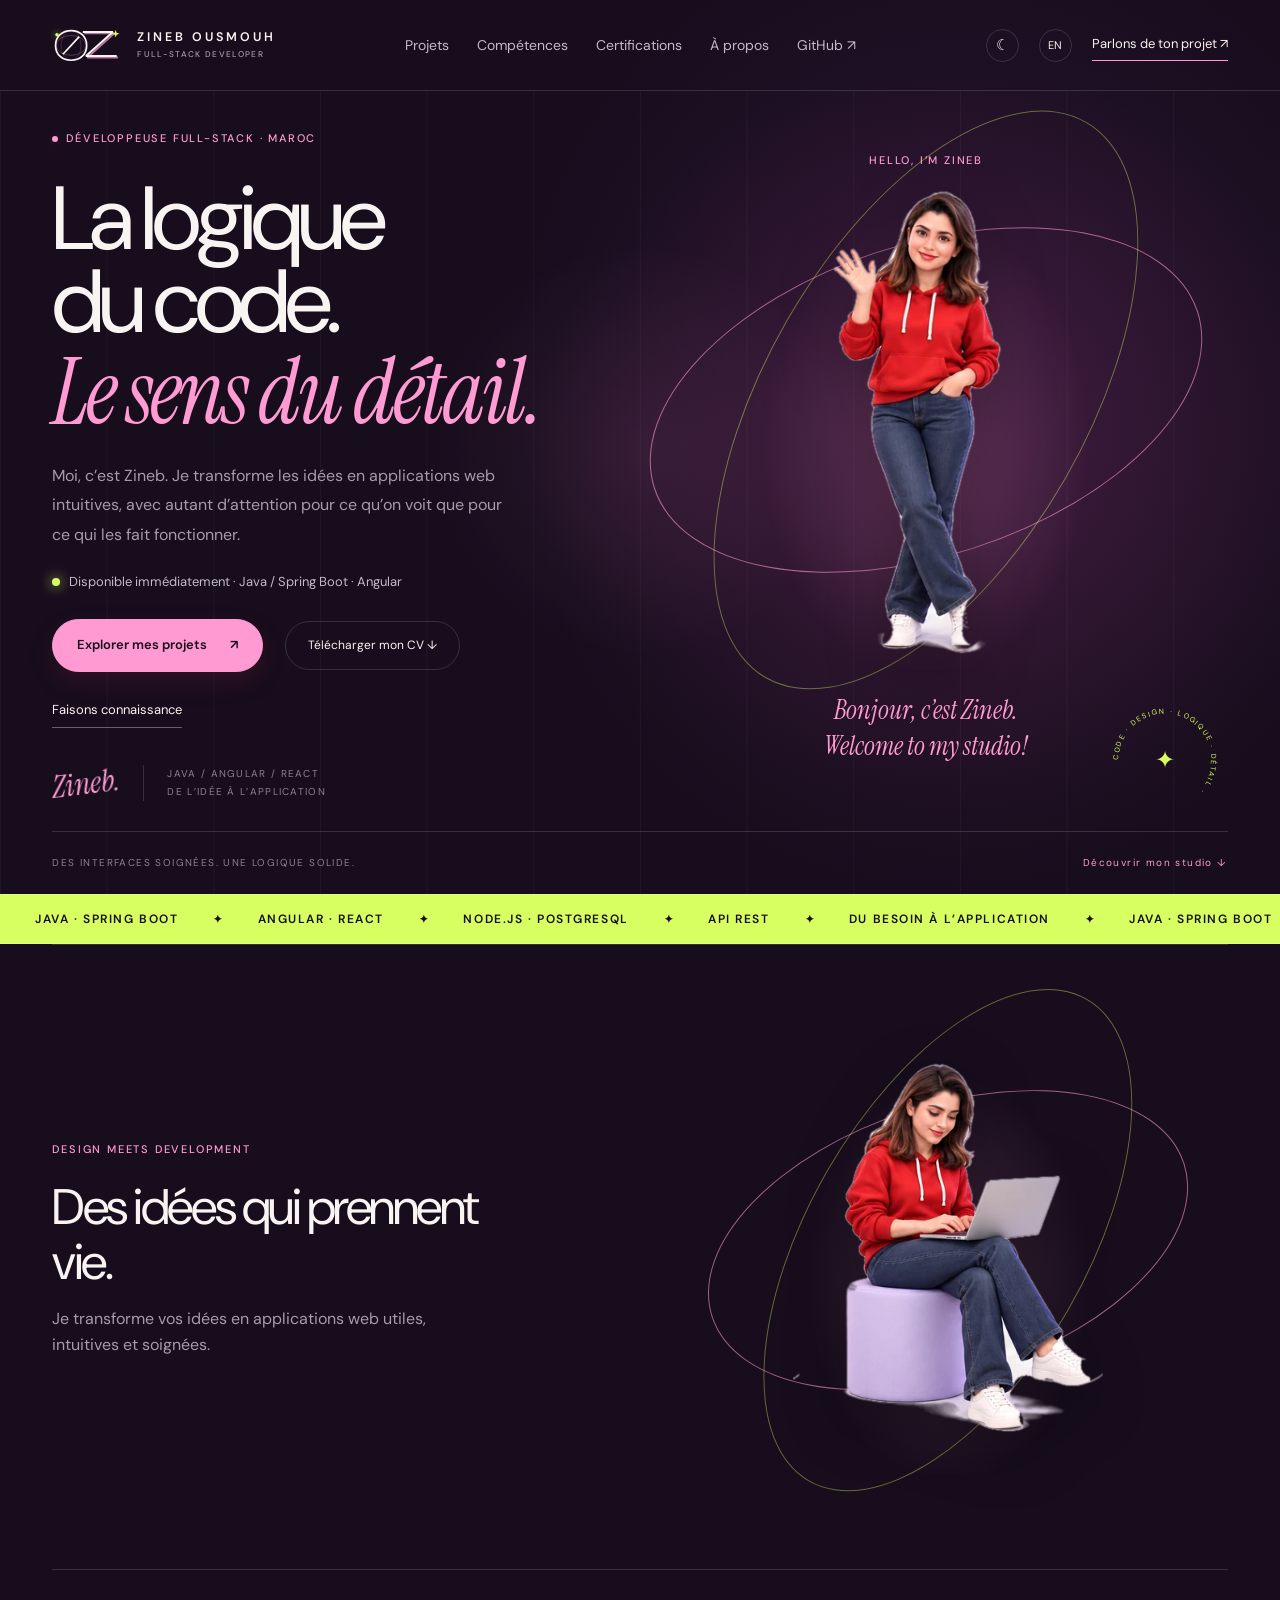
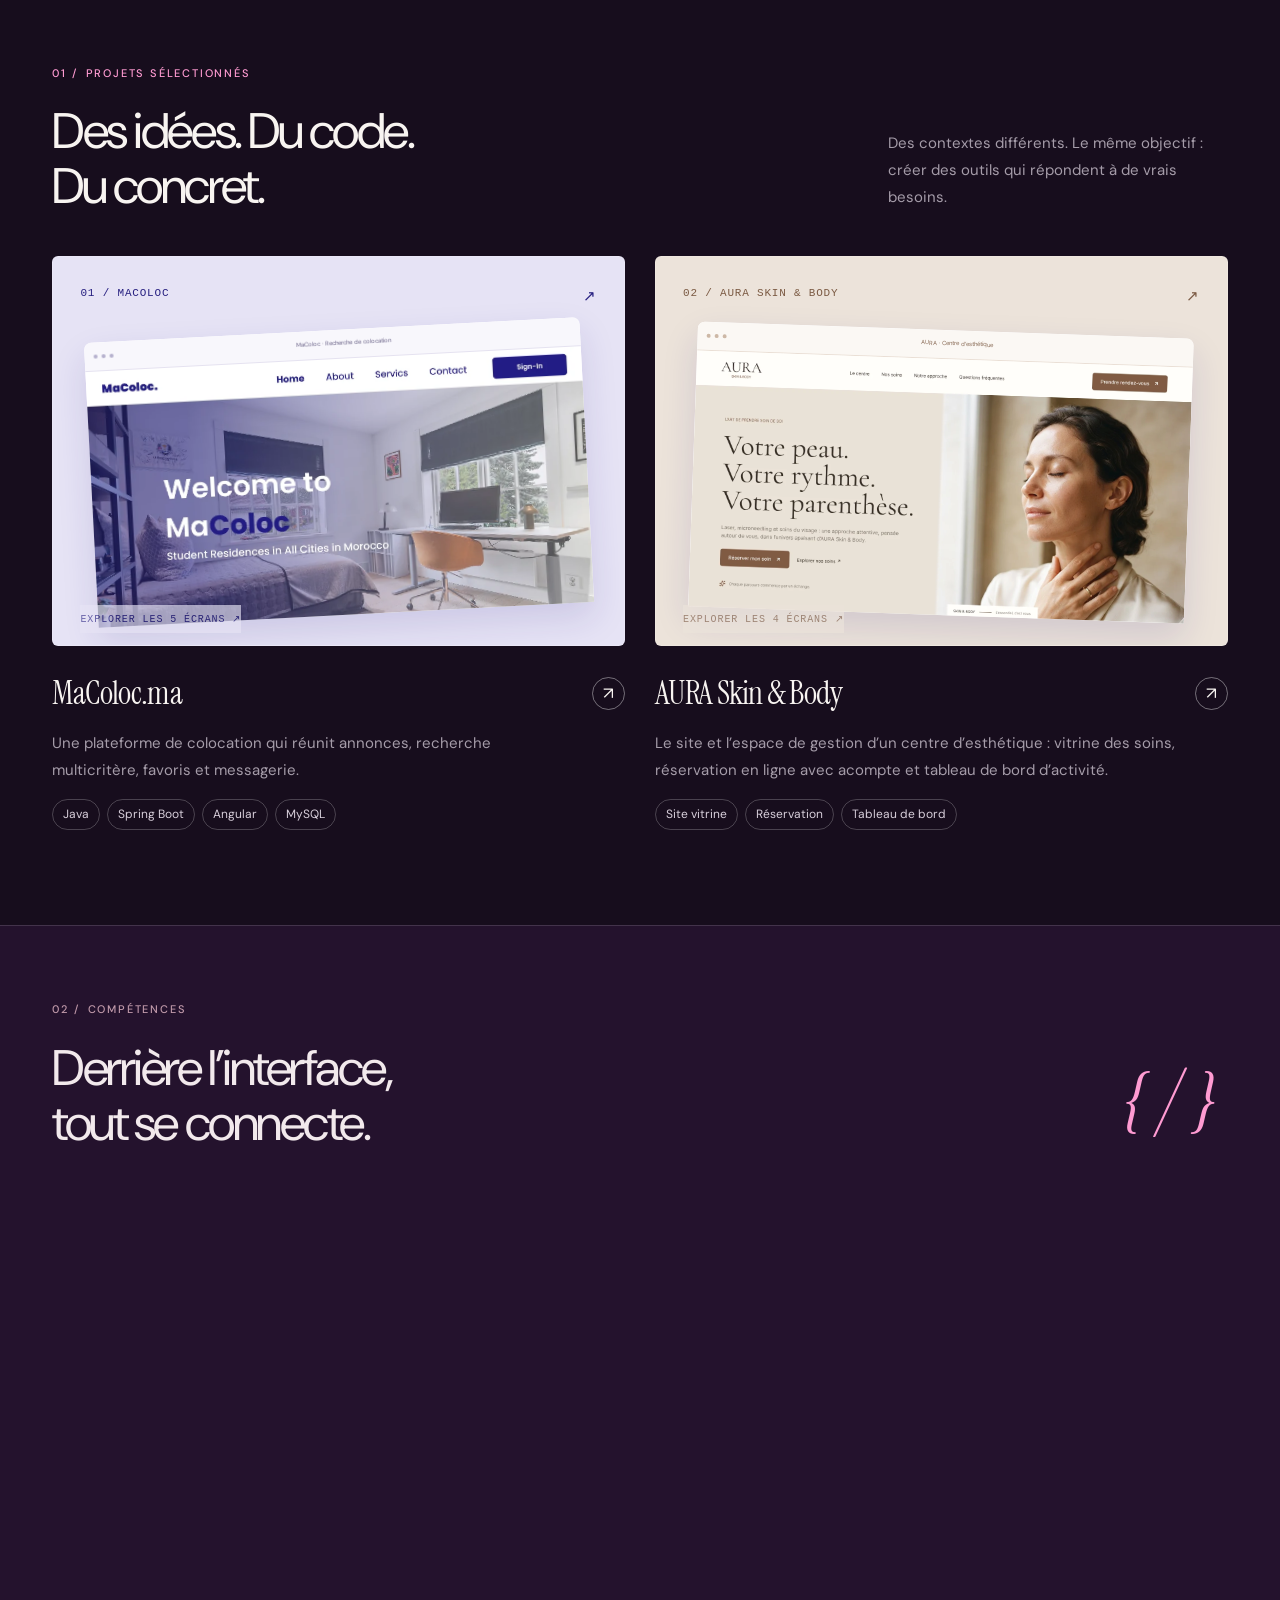
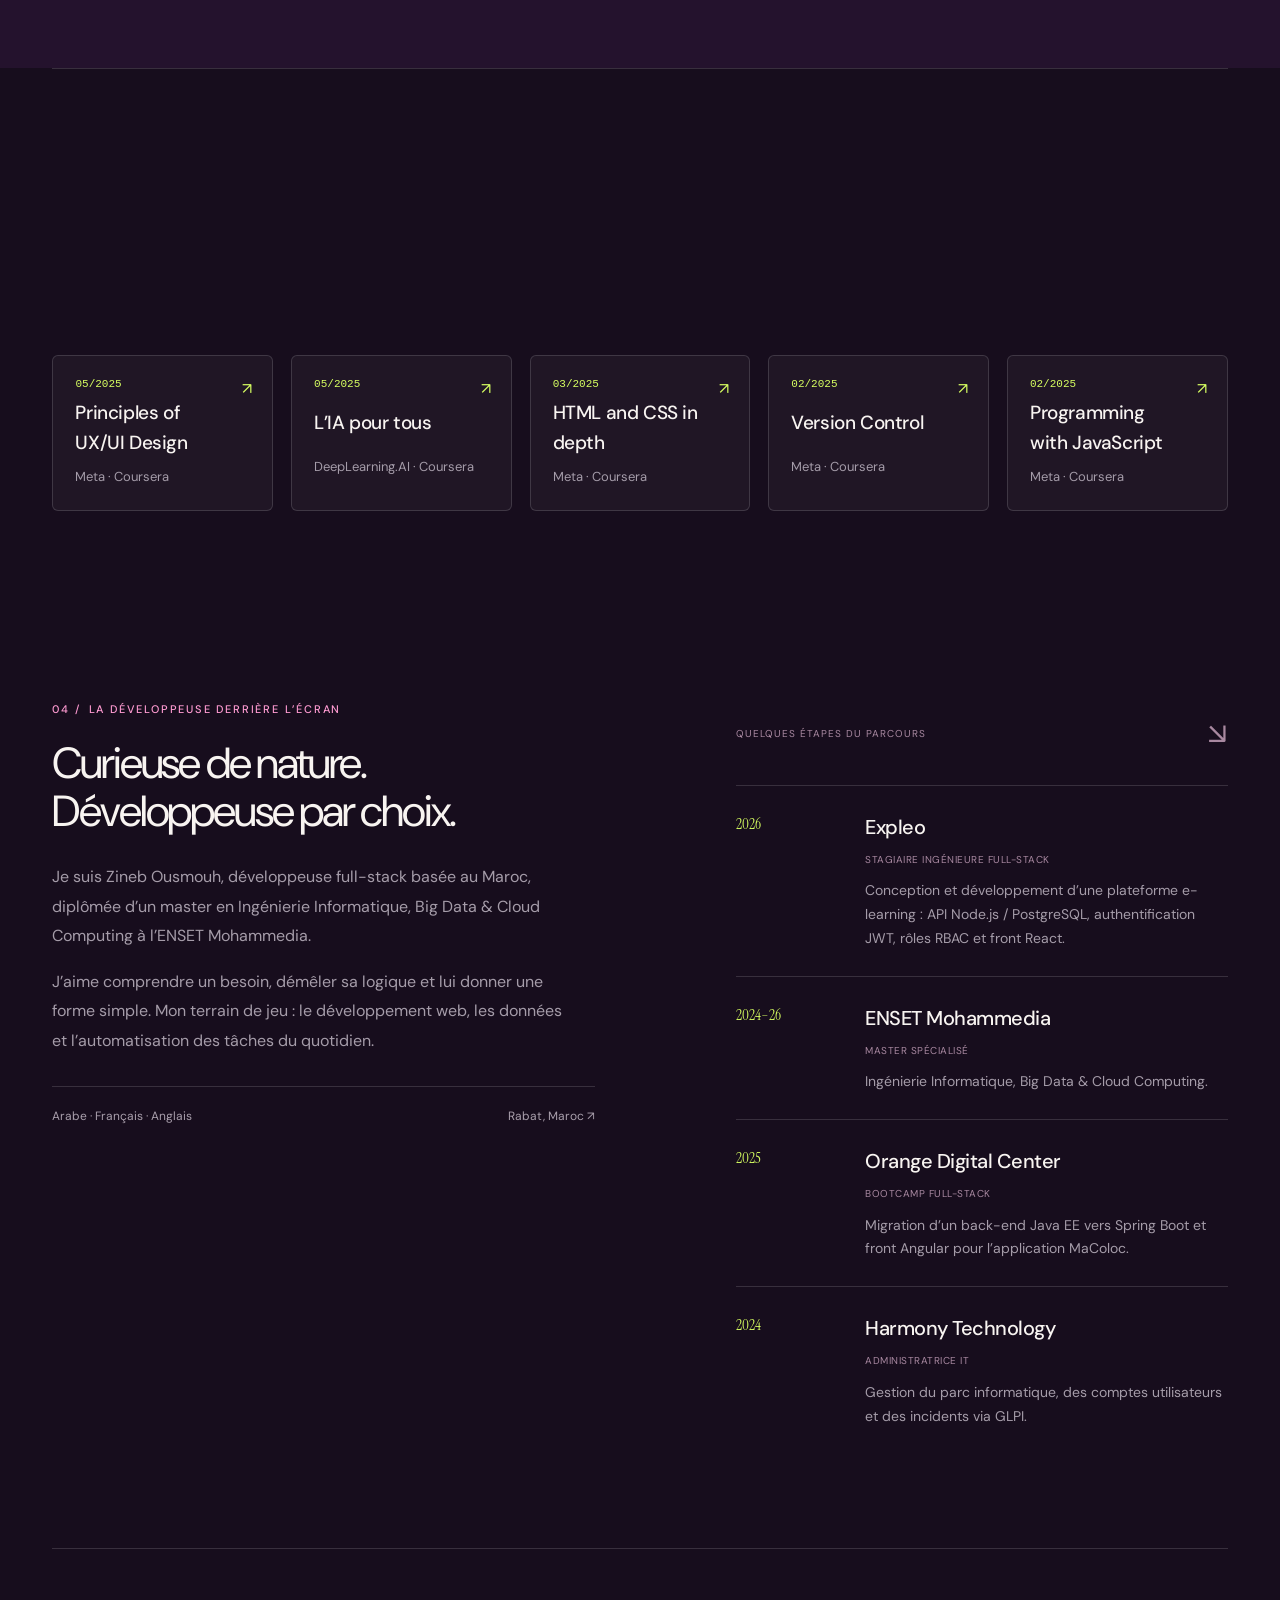
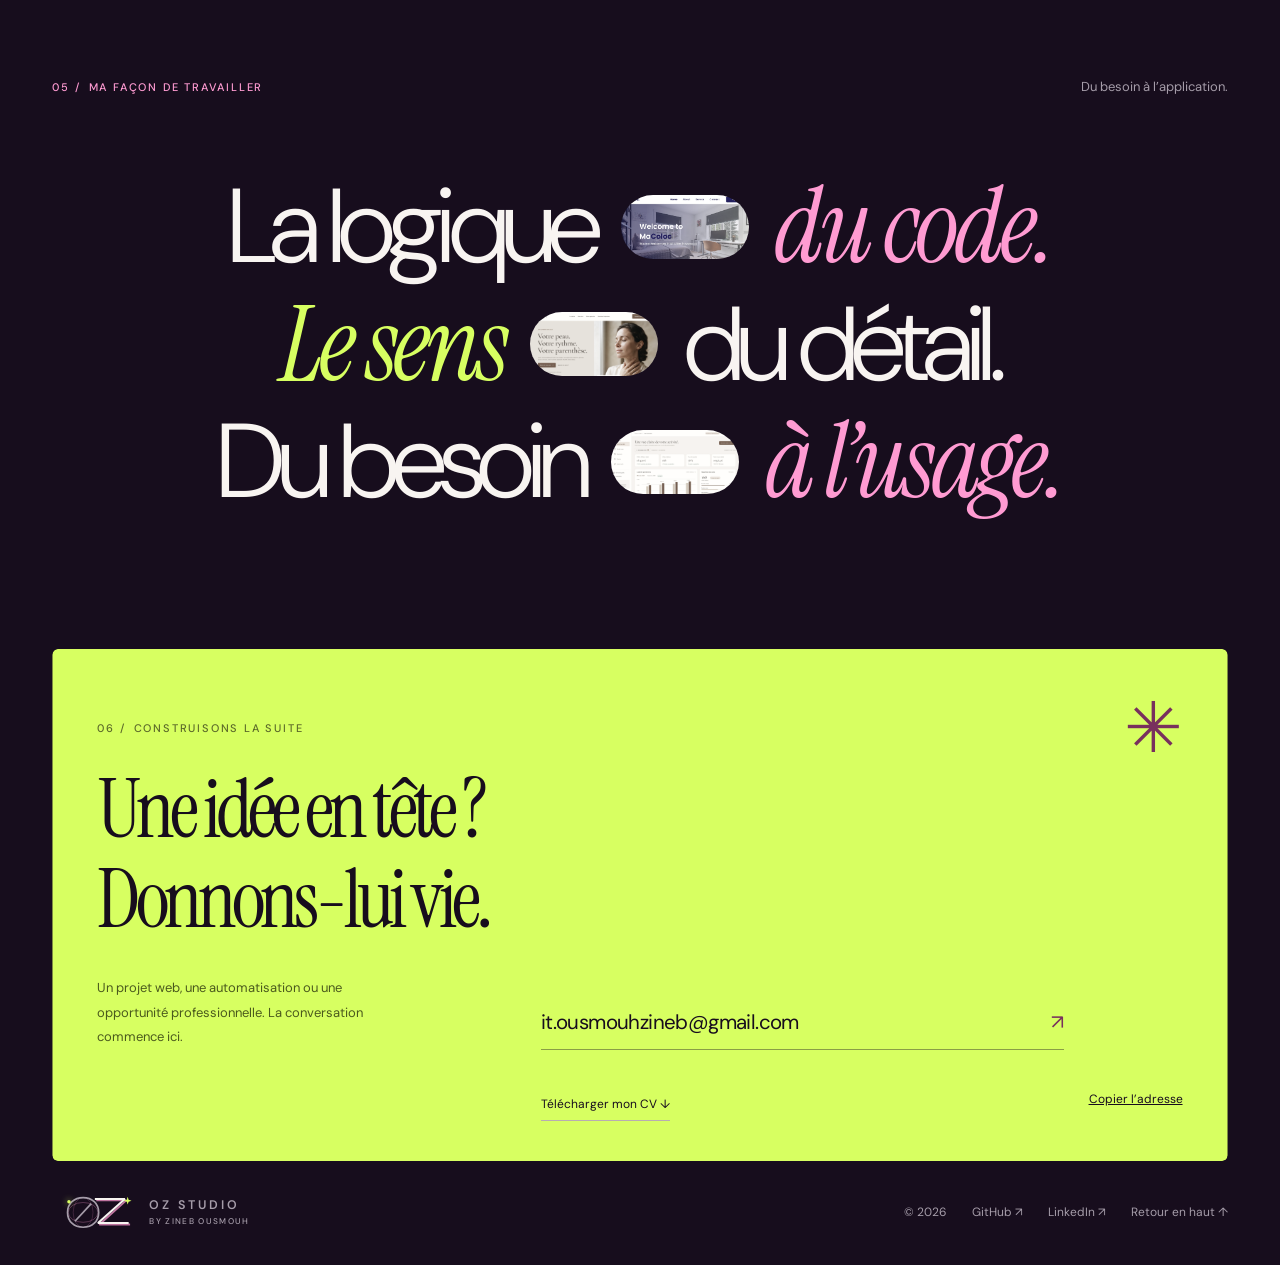
<file: index.html>
<!doctype html>
<html lang="fr">
<head>
<meta charset="utf-8"><meta name="viewport" content="width=device-width,initial-scale=1">
<title>Zineb Ousmouh — Développeuse Java Spring Boot &amp; Angular | OZ Studio</title>
<meta name="description" content="Zineb Ousmouh, développeuse full-stack Java / Spring Boot, Angular et React basée à Rabat. Disponible immédiatement. Découvrez MaColoc et AURA Skin &amp; Body.">
<meta name="theme-color" content="#170d1d"><meta name="robots" content="index,follow">
<meta property="og:type" content="website"><meta property="og:locale" content="fr_FR"><meta property="og:title" content="Zineb Ousmouh — Développeuse Java Spring Boot &amp; Angular"><meta property="og:description" content="Développeuse full-stack Java, Spring Boot, Angular et React. Disponible immédiatement. Portfolio : MaColoc, AURA Skin &amp; Body."><meta property="og:url" content="https://ozstudio.me/"><meta property="og:site_name" content="OZ Studio"><meta property="og:image" content="https://ozstudio.me/og-image.jpg"><meta property="og:image:width" content="1200"><meta property="og:image:height" content="630"><meta property="og:image:alt" content="Zineb Ousmouh, développeuse full-stack Java / Spring Boot / Angular"><link rel="canonical" href="https://ozstudio.me/">
<meta name="twitter:card" content="summary_large_image"><meta name="twitter:image" content="https://ozstudio.me/og-image.jpg"><meta name="twitter:title" content="Zineb Ousmouh — Développeuse full-stack"><meta name="twitter:description" content="Java, Spring Boot, Angular, React. Du besoin à l’application.">
<script type="application/ld+json">{"@context":"https://schema.org","@type":"Person","name":"Zineb Ousmouh","jobTitle":"Développeuse full-stack","url":"https://ozstudio.me/","email":"mailto:it.ousmouhzineb@gmail.com","address":{"@type":"PostalAddress","addressLocality":"Rabat","addressCountry":"MA"},"alumniOf":"ENSET Mohammedia","knowsLanguage":["ar","fr","en"],"knowsAbout":["Java","Spring Boot","Angular","React","Node.js","MySQL","MongoDB"],"sameAs":["https://github.com/OusmouhZineb","https://www.linkedin.com/in/ousmouhzineb/"]}</script>
<script type="application/ld+json">{"@context": "https://schema.org", "@graph": [{"@type": "WebSite", "@id": "https://ozstudio.me/#site", "url": "https://ozstudio.me/", "name": "OZ Studio — Zineb Ousmouh", "inLanguage": ["fr", "en"]}, {"@type": "ItemList", "name": "Projets de Zineb Ousmouh", "itemListElement": [{"@type": "ListItem", "position": 1, "item": {"@type": "CreativeWork", "name": "MaColoc.ma", "description": "Plateforme de colocation : annonces, recherche multicritère, favoris et messagerie. Java EE migré vers Spring Boot, Angular, MySQL.", "creator": {"@type": "Person", "name": "Zineb Ousmouh"}}}, {"@type": "ListItem", "position": 2, "item": {"@type": "CreativeWork", "name": "AURA Skin & Body", "description": "Site vitrine, réservation en ligne avec acompte et tableau de bord de gestion pour un centre d'esthétique.", "creator": {"@type": "Person", "name": "Zineb Ousmouh"}}}]}]}</script>
<link rel="icon" href="data:image/svg+xml,%3Csvg xmlns='http://www.w3.org/2000/svg' viewBox='0 0 64 64'%3E%3Crect width='64' height='64' rx='16' fill='%23170d1d'/%3E%3Cellipse cx='24' cy='34' rx='15' ry='10' fill='none' stroke='%23ff9bd2' stroke-width='2'/%3E%3Cpath d='M30 18h22L33 46h20' fill='none' stroke='%23ff9bd2' stroke-width='5' stroke-linejoin='bevel' transform='translate(2 2)'/%3E%3Cpath d='M30 18h22L33 46h20' fill='none' stroke='%23f8f4f1' stroke-width='5' stroke-linejoin='bevel'/%3E%3Ccircle cx='51' cy='13' r='4' fill='%23d7ff61'/%3E%3C/svg%3E">
<link rel="preconnect" href="https://fonts.googleapis.com"><link rel="preconnect" href="https://fonts.gstatic.com" crossorigin><link rel="stylesheet" href="https://fonts.googleapis.com/css2?family=DM+Sans:wght@300;400;500;600&family=Instrument+Serif:ital@0;1&display=swap">
<link rel="stylesheet" href="styles.css"><link rel="stylesheet" href="theme.css">
<script>try{var t=(location.search.match(/theme=(light|dark)/)||[])[1]||localStorage.getItem("oz-theme");if(t)document.documentElement.dataset.theme=t}catch(e){}</script>
<script>try{if(location.search.indexOf("nosplash")>-1||sessionStorage.getItem("oz-splash"))document.documentElement.classList.add("seen");else sessionStorage.setItem("oz-splash","1")}catch(e){}</script>
</head>
<body>
<div class="cursor-glow" aria-hidden="true"></div>
<div class="splash" aria-hidden="true"><span class="oz-logo oz-big" aria-hidden="true"><svg class="oz-mark" viewBox="0 0 104 52"><ellipse class="oz-echo oz-echo-one" cx="27" cy="26" rx="21" ry="14"/><ellipse class="oz-echo oz-echo-two" cx="27" cy="26" rx="14" ry="21"/><path class="oz-portal" pathLength="1" d="M27 5C14.2 5 5 13.4 5 26s9.2 21 22 21 22-8.4 22-21S39.8 5 27 5Z"/><path class="oz-cut" pathLength="1" d="M15.5 38.5 38.5 13.5"/><path class="oz-zed-shadow" pathLength="1" d="M47 9h41L50 43h42"/><path class="oz-zed" pathLength="1" d="M45 7h41L48 41h42"/><path class="oz-flare" d="m90 4 1.3 4.2 4.2 1.3-4.2 1.3L90 15l-1.3-4.2-4.2-1.3 4.2-1.3L90 4Z"/><circle class="oz-signal" cx="7" cy="11" r="2.4"/></svg><span class="oz-name"><b>ZINEB OUSMOUH</b><small>FULL-STACK DEVELOPER</small></span></span></div>
<div class="scroll-progress" aria-hidden="true"></div>
<a class="skip-link" href="#work" data-fr="Aller aux projets" data-en="Skip to projects">Aller aux projets</a>
<header class="header"><a class="brand" href="#home" aria-label="Zineb Ousmouh, accueil"><span class="oz-logo " aria-hidden="true"><svg class="oz-mark" viewBox="0 0 104 52"><ellipse class="oz-echo oz-echo-one" cx="27" cy="26" rx="21" ry="14"/><ellipse class="oz-echo oz-echo-two" cx="27" cy="26" rx="14" ry="21"/><path class="oz-portal" pathLength="1" d="M27 5C14.2 5 5 13.4 5 26s9.2 21 22 21 22-8.4 22-21S39.8 5 27 5Z"/><path class="oz-cut" pathLength="1" d="M15.5 38.5 38.5 13.5"/><path class="oz-zed-shadow" pathLength="1" d="M47 9h41L50 43h42"/><path class="oz-zed" pathLength="1" d="M45 7h41L48 41h42"/><path class="oz-flare" d="m90 4 1.3 4.2 4.2 1.3-4.2 1.3L90 15l-1.3-4.2-4.2-1.3 4.2-1.3L90 4Z"/><circle class="oz-signal" cx="7" cy="11" r="2.4"/></svg><span class="oz-name"><b>ZINEB OUSMOUH</b><small>FULL-STACK DEVELOPER</small></span></span></a><nav aria-label="Navigation principale" id="main-nav"><a href="#work" data-fr="Projets" data-en="Work">Projets</a><a href="#skills" data-fr="Compétences" data-en="Skills">Compétences</a><a href="#certs" data-fr="Certifications" data-en="Certificates">Certifications</a><a href="#about" data-fr="À propos" data-en="About">À propos</a><a href="https://github.com/OusmouhZineb" target="_blank" rel="noopener noreferrer">GitHub ↗</a></nav><div class="header-actions"><button class="theme-toggle" id="theme" type="button" aria-label="Passer en thème clair" aria-pressed="false"><span aria-hidden="true">☾</span></button><button class="lang" id="language" aria-label="Switch to English">EN</button><a class="contact-link" href="#contact" data-fr="Parlons de ton projet ↗" data-en="Let’s talk ↗">Parlons de ton projet ↗</a><button class="menu-toggle" aria-expanded="false" aria-controls="main-nav" aria-label="Ouvrir le menu">☰</button></div></header>
<main>
<section class="hero-scroll" id="home" aria-labelledby="hero-title"><div class="hero-sticky"><div class="hero-layout"><div class="hero-copy"><div class="eyebrow"><i></i><span data-fr="DÉVELOPPEUSE FULL-STACK · MAROC" data-en="FULL-STACK DEVELOPER · MOROCCO">DÉVELOPPEUSE FULL-STACK · MAROC</span></div><h1 id="hero-title"><span data-fr="La logique" data-en="Thoughtful">La logique</span><br><span data-fr="du code." data-en="code.">du code.</span><br><em data-fr="Le sens du détail." data-en="Human by design.">Le sens du détail.</em></h1><p class="hero-description" data-fr="Moi, c’est Zineb. Je transforme les idées en applications web intuitives, avec autant d’attention pour ce qu’on voit que pour ce qui les fait fonctionner." data-en="I’m Zineb. I turn ideas into intuitive web applications, with equal care for what you see and what makes it work.">Moi, c’est Zineb. Je transforme les idées en applications web intuitives, avec autant d’attention pour ce qu’on voit que pour ce qui les fait fonctionner.</p><p class="availability"><i></i><span data-fr="Disponible immédiatement · Java / Spring Boot · Angular" data-en="Available immediately · Java / Spring Boot · Angular">Disponible immédiatement · Java / Spring Boot · Angular</span></p><div class="hero-links"><a class="button" href="#work"><span data-fr="Explorer mes projets" data-en="Explore my work">Explorer mes projets</span><span>↗</span></a><a class="quiet-link cv-hero" href="cv-zineb-ousmouh.pdf" download data-fr="Télécharger mon CV ↓" data-en="Download my CV ↓">Télécharger mon CV ↓</a><a class="quiet-link" href="#about" data-fr="Faisons connaissance" data-en="A little about me">Faisons connaissance</a></div><div class="hero-signature"><span class="signature">Zineb.</span><span>JAVA / ANGULAR / REACT<br><span data-fr="DE L’IDÉE À L’APPLICATION" data-en="FROM IDEA TO APPLICATION">DE L’IDÉE À L’APPLICATION</span></span></div></div>
<div class="cartoon-panel"><div class="eyebrow">HELLO, I’M ZINEB</div><div class="stage"><div class="cartoon-wave cartoon-frame" role="img" aria-label="Le cartoon de Zineb salue de la main"></div></div><p class="cartoon-greeting">Bonjour, c’est Zineb.<br>Welcome to my studio!</p><button class="button" id="cartoon-voice" hidden>Écouter mon accueil ♫</button><button class="quiet-link" id="cartoon-pause" hidden aria-pressed="false">Pause Ⅱ</button></div></div><div class="hero-stamp" aria-hidden="true"><svg viewBox="0 0 160 160"><defs><path id="stampPath" d="M80,80 m-58,0 a58,58 0 1,1 116,0 a58,58 0 1,1 -116,0"/></defs><text><textPath href="#stampPath">CODE · DESIGN · LOGIQUE · DÉTAIL · </textPath></text></svg><span>✦</span></div><div class="hero-bottom"><span>DES INTERFACES SOIGNÉES. UNE LOGIQUE SOLIDE.</span><a href="#design">Découvrir mon studio ↓</a></div></div></section>
<div class="marquee" aria-hidden="true"><div><span>Java · Spring Boot</span><b>✦</b><span>Angular · React</span><b>✦</b><span>Node.js · PostgreSQL</span><b>✦</b><span>API REST</span><b>✦</b><span>Du besoin à l’application</span><b>✦</b><span>Java · Spring Boot</span><b>✦</b><span>Angular · React</span><b>✦</b><span>Node.js · PostgreSQL</span><b>✦</b><span>API REST</span><b>✦</b><span>Du besoin à l’application</span><b>✦</b></div></div>
<div class="content-wrap"><section class="cartoon-design section" id="design"><div><div class="eyebrow">DESIGN MEETS DEVELOPMENT</div><h2>Des idées qui prennent vie.</h2><p>Je transforme vos idées en applications web utiles, intuitives et soignées.</p></div><div class="stage stage-sm"><div class="cartoon-code cartoon-frame" role="img" aria-label="Le cartoon de Zineb développe une application sur son laptop"></div></div></section>
<section class="work section" id="work" aria-labelledby="work-title"><div class="section-heading"><div><div class="eyebrow">01 / <span data-fr="PROJETS SÉLECTIONNÉS" data-en="SELECTED WORK">PROJETS SÉLECTIONNÉS</span></div><h2 id="work-title" data-fr="Des idées. Du code.\nDu concret." data-en="Ideas. Code.\nReal experiences.">Des idées. Du code.<br>Du concret.</h2></div><p data-fr="Des contextes différents. Le même objectif : créer des outils qui répondent à de vrais besoins." data-en="Different contexts. One goal: useful tools that meet real needs.">Des contextes différents. Le même objectif : créer des outils qui répondent à de vrais besoins.</p></div><div class="projects">
<article class="project"><button class="project-art macoloc-art" data-project="coloc" aria-label="Découvrir les écrans de MaColoc"><span class="art-meta">01 / MACOLOC <span>↗</span></span><div class="macoloc-browser"><div class="browser-bar"><i></i><i></i><i></i><span>MaColoc · Recherche de colocation</span></div><img src="projects/macoloc/home.webp" alt="MaColoc : accueil et annonces de logements" loading="lazy"></div><span class="art-foot" data-fr="EXPLORER LES 5 ÉCRANS ↗" data-en="EXPLORE THE 5 SCREENS ↗">EXPLORER LES 5 ÉCRANS ↗</span></button><div class="project-top"><h3>MaColoc.ma</h3><button data-project="coloc" class="arrow" aria-label="Détails MaColoc.ma">↗</button></div><p data-fr="Une plateforme de colocation qui réunit annonces, recherche multicritère, favoris et messagerie." data-en="A flatsharing platform bringing together listings, multi-criteria search, favourites and messaging.">Une plateforme de colocation qui réunit annonces, recherche multicritère, favoris et messagerie.</p><div class="tags"><span>Java</span><span>Spring Boot</span><span>Angular</span><span>MySQL</span></div></article>
<article class="project"><button class="project-art aura-art" data-project="aura" aria-label="Découvrir les écrans AURA Skin &amp; Body"><span class="art-meta">02 / AURA SKIN &amp; BODY <span>↗</span></span><div class="macoloc-browser"><div class="browser-bar"><i></i><i></i><i></i><span>AURA · Centre d’esthétique</span></div><img src="projects/aura/home.webp" alt="AURA Skin &amp; Body : page d’accueil du site" loading="lazy"></div><span class="art-foot" data-fr="EXPLORER LES 4 ÉCRANS ↗" data-en="EXPLORE THE 4 SCREENS ↗">EXPLORER LES 4 ÉCRANS ↗</span></button><div class="project-top"><h3>AURA Skin &amp; Body</h3><button data-project="aura" class="arrow" aria-label="Détails AURA Skin &amp; Body">↗</button></div><p data-fr="Le site et l’espace de gestion d’un centre d’esthétique : vitrine des soins, réservation en ligne avec acompte et tableau de bord d’activité." data-en="The website and management area of a beauty centre: treatment showcase, online booking with deposit and an activity dashboard.">Le site et l’espace de gestion d’un centre d’esthétique : vitrine des soins, réservation en ligne avec acompte et tableau de bord d’activité.</p><div class="tags"><span>Site vitrine</span><span>Réservation</span><span>Tableau de bord</span></div></article></div></section>
<section class="skills section" id="skills" aria-labelledby="skills-title"><div class="section-heading"><div><div class="eyebrow">02 / <span data-fr="COMPÉTENCES" data-en="MY TOOLKIT">COMPÉTENCES</span></div><h2 id="skills-title" data-fr="Derrière l’interface,\ntout se connecte." data-en="Behind the interface,\nit all connects.">Derrière l’interface,<br>tout se connecte.</h2></div><span class="code-mark" aria-hidden="true">{ / }</span></div><div class="skill-rows"><div class="skill-row"><span class="skill-number">01</span><h3 data-fr="Développement backend" data-en="Backend development">Développement backend</h3><p data-fr="Logique métier, API REST et gestion des données." data-en="Business logic, REST APIs and data management.">Logique métier, API REST et gestion des données.</p><div class="skill-tags"><span>Java EE</span><span>Spring Boot</span><span>API REST</span><span>Node.js / Express</span></div></div><div class="skill-row"><span class="skill-number">02</span><h3 data-fr="Interfaces web" data-en="Web interfaces">Interfaces web</h3><p data-fr="Des expériences claires, interactives et adaptées à chaque écran." data-en="Clear, interactive experiences that work on every screen.">Des expériences claires, interactives et adaptées à chaque écran.</p><div class="skill-tags"><span>Angular</span><span>React</span><span>JavaScript</span><span>HTML5 / CSS3</span><span>Bootstrap</span></div></div><div class="skill-row"><span class="skill-number">03</span><h3 data-fr="Données & environnement" data-en="Data & environment">Données & environnement</h3><p data-fr="Des fondations cohérentes pour des applications utiles." data-en="Consistent foundations for useful applications.">Des fondations cohérentes pour des applications utiles.</p><div class="skill-tags"><span>MySQL</span><span>PostgreSQL</span><span>Git</span><span>Agile / Scrum</span><span>Big Data & Cloud</span></div></div></div></section>
<section class="certs section" id="certs" aria-labelledby="certs-title"><div class="section-heading"><div><div class="eyebrow">03 / <span data-fr="CERTIFICATIONS" data-en="CERTIFICATES">CERTIFICATIONS</span></div><h2 id="certs-title" data-fr="Toujours en train
d’apprendre." data-en="Always
learning.">Toujours en train<br>d’apprendre.</h2></div><p data-fr="Une sélection de mes certificats. Chaque carte mène à la vérification officielle sur Coursera." data-en="A selection of my certificates. Each card links to the official verification on Coursera.">Une sélection de mes certificats. Chaque carte mène à la vérification officielle sur Coursera.</p></div><div class="cert-grid"><a class="cert" href="https://coursera.org/share/9aaec275fcc946e3a80314e5b256b23a" target="_blank" rel="noopener noreferrer"><span class="cert-date">05/2025</span><h3>Principles of UX/UI Design</h3><span class="cert-issuer">Meta · Coursera</span><span class="cert-arrow">↗</span></a><a class="cert" href="https://coursera.org/share/57691c0906f7bcd2d007008376292963" target="_blank" rel="noopener noreferrer"><span class="cert-date">05/2025</span><h3>L’IA pour tous</h3><span class="cert-issuer">DeepLearning.AI · Coursera</span><span class="cert-arrow">↗</span></a><a class="cert" href="https://coursera.org/share/096ca04b4cd5a29d1c191d54ab21c130" target="_blank" rel="noopener noreferrer"><span class="cert-date">03/2025</span><h3>HTML and CSS in depth</h3><span class="cert-issuer">Meta · Coursera</span><span class="cert-arrow">↗</span></a><a class="cert" href="https://coursera.org/share/948f332056810fa85b5ca68abc8d667e" target="_blank" rel="noopener noreferrer"><span class="cert-date">02/2025</span><h3>Version Control</h3><span class="cert-issuer">Meta · Coursera</span><span class="cert-arrow">↗</span></a><a class="cert" href="https://coursera.org/share/d7bd02e4e48b822e6043fff77b97f3ae" target="_blank" rel="noopener noreferrer"><span class="cert-date">02/2025</span><h3>Programming with JavaScript</h3><span class="cert-issuer">Meta · Coursera</span><span class="cert-arrow">↗</span></a></div></section>
<section class="about section" id="about" aria-labelledby="about-title"><div class="about-left"><div class="eyebrow">04 / <span data-fr="LA DÉVELOPPEUSE DERRIÈRE L’ÉCRAN" data-en="THE PERSON BEHIND THE SCREEN">LA DÉVELOPPEUSE DERRIÈRE L’ÉCRAN</span></div><h2 id="about-title" data-fr="Curieuse de nature.\nDéveloppeuse par choix." data-en="Curious by nature.\nDeveloper by choice.">Curieuse de nature.<br>Développeuse par choix.</h2><p data-fr="Je suis Zineb Ousmouh, développeuse full-stack basée au Maroc, diplômée d’un master en Ingénierie Informatique, Big Data & Cloud Computing à l’ENSET Mohammedia." data-en="I’m Zineb Ousmouh, a full-stack developer based in Morocco, with a master’s in Computer Engineering, Big Data & Cloud Computing from ENSET Mohammedia.">Je suis Zineb Ousmouh, développeuse full-stack basée au Maroc, diplômée d’un master en Ingénierie Informatique, Big Data & Cloud Computing à l’ENSET Mohammedia.</p><p data-fr="J’aime comprendre un besoin, démêler sa logique et lui donner une forme simple. Mon terrain de jeu : le développement web, les données et l’automatisation des tâches du quotidien." data-en="I like understanding a need, untangling its logic and giving it a simple form. My playground: web development, data and automating everyday tasks.">J’aime comprendre un besoin, démêler sa logique et lui donner une forme simple. Mon terrain de jeu : le développement web, les données et l’automatisation des tâches du quotidien.</p><div class="about-languages"><span data-fr="Arabe · Français · Anglais" data-en="Arabic · French · English">Arabe · Français · Anglais</span><span>Rabat, Maroc ↗</span></div></div><div class="journey"><div class="journey-top"><span data-fr="QUELQUES ÉTAPES DU PARCOURS" data-en="A FEW STEPS ALONG THE WAY">QUELQUES ÉTAPES DU PARCOURS</span><span>↘</span></div><article><span class="journey-date">2026</span><div><h3>Expleo</h3><span data-fr="Stagiaire ingénieure full-stack" data-en="Full-stack engineering intern">Stagiaire ingénieure full-stack</span><p data-fr="Conception et développement d’une plateforme e-learning : API Node.js / PostgreSQL, authentification JWT, rôles RBAC et front React." data-en="Design and development of an e-learning platform: Node.js / PostgreSQL API, JWT authentication, RBAC roles and React front end.">Conception et développement d’une plateforme e-learning : API Node.js / PostgreSQL, authentification JWT, rôles RBAC et front React.</p></div></article><article><span class="journey-date">2024–26</span><div><h3>ENSET Mohammedia</h3><span data-fr="Master spécialisé" data-en="Specialised master’s">Master spécialisé</span><p>Ingénierie Informatique, Big Data & Cloud Computing.</p></div></article><article><span class="journey-date">2025</span><div><h3>Orange Digital Center</h3><span data-fr="Bootcamp full-stack" data-en="Full-stack bootcamp">Bootcamp full-stack</span><p data-fr="Migration d’un back-end Java EE vers Spring Boot et front Angular pour l’application MaColoc." data-en="Migration of a Java EE back end to Spring Boot, with an Angular front end, for the MaColoc application.">Migration d’un back-end Java EE vers Spring Boot et front Angular pour l’application MaColoc.</p></div></article><article><span class="journey-date">2024</span><div><h3>Harmony Technology</h3><span data-fr="Administratrice IT" data-en="IT administrator">Administratrice IT</span><p data-fr="Gestion du parc informatique, des comptes utilisateurs et des incidents via GLPI." data-en="IT equipment, user accounts and incident management with GLPI.">Gestion du parc informatique, des comptes utilisateurs et des incidents via GLPI.</p></div></article></div></section>
<section class="manifesto section" id="manifesto" aria-labelledby="manifesto-title"><div class="manifesto-top"><div class="eyebrow">05 / <span data-fr="MA FAÇON DE TRAVAILLER" data-en="HOW I WORK">MA FAÇON DE TRAVAILLER</span></div><span data-fr="Du besoin à l’application." data-en="From need to application.">Du besoin à l’application.</span></div><h2 id="manifesto-title" class="sr-only" data-fr="Ma façon de travailler" data-en="How I work">Ma façon de travailler</h2>
<div class="manifesto-line"><span data-fr="La logique" data-en="Solid">La logique</span><img src="projects/macoloc/home.webp" alt="" loading="lazy"><em data-fr="du code." data-en="logic.">du code.</em></div>
<div class="manifesto-line reverse"><em data-fr="Le sens" data-en="A sense">Le sens</em><img src="projects/aura/home.webp" alt="" loading="lazy"><span data-fr="du détail." data-en="of detail.">du détail.</span></div>
<div class="manifesto-line"><span data-fr="Du besoin" data-en="From need">Du besoin</span><img src="projects/aura/dashboard.webp" alt="" loading="lazy"><em data-fr="à l’usage." data-en="to use.">à l’usage.</em></div></section>
<section class="contact section" id="contact" aria-labelledby="contact-title"><div class="contact-top"><div class="eyebrow">06 / <span data-fr="CONSTRUISONS LA SUITE" data-en="LET’S BUILD WHAT’S NEXT">CONSTRUISONS LA SUITE</span></div><span class="contact-star" aria-hidden="true">✳</span></div><h2 id="contact-title" data-fr="Une idée en tête ?\nDonnons-lui vie." data-en="An idea in mind?\nLet’s make it real.">Une idée en tête ?<br>Donnons-lui vie.</h2><div class="contact-bottom"><p data-fr="Un projet web, une automatisation ou une opportunité professionnelle. La conversation commence ici." data-en="A web project, an automation or a professional opportunity. The conversation starts here.">Un projet web, une automatisation ou une opportunité professionnelle. La conversation commence ici.</p><a href="mailto:it.ousmouhzineb@gmail.com" class="email">it.ousmouhzineb@gmail.com <span>↗</span></a><a class="cv-link" href="cv-zineb-ousmouh.pdf" download data-fr="Télécharger mon CV ↓" data-en="Download my CV ↓">Télécharger mon CV ↓</a><button id="copy-email" data-fr="Copier l’adresse" data-en="Copy email">Copier l’adresse</button></div><p id="copy-status" class="copy-status" role="status"></p></section>
<footer><a href="#home" class="footer-brand brand" aria-label="OZ Studio, retour en haut"><span class="oz-logo " aria-hidden="true"><svg class="oz-mark" viewBox="0 0 104 52"><ellipse class="oz-echo oz-echo-one" cx="27" cy="26" rx="21" ry="14"/><ellipse class="oz-echo oz-echo-two" cx="27" cy="26" rx="14" ry="21"/><path class="oz-portal" pathLength="1" d="M27 5C14.2 5 5 13.4 5 26s9.2 21 22 21 22-8.4 22-21S39.8 5 27 5Z"/><path class="oz-cut" pathLength="1" d="M15.5 38.5 38.5 13.5"/><path class="oz-zed-shadow" pathLength="1" d="M47 9h41L50 43h42"/><path class="oz-zed" pathLength="1" d="M45 7h41L48 41h42"/><path class="oz-flare" d="m90 4 1.3 4.2 4.2 1.3-4.2 1.3L90 15l-1.3-4.2-4.2-1.3 4.2-1.3L90 4Z"/><circle class="oz-signal" cx="7" cy="11" r="2.4"/></svg><span class="oz-name"><b>OZ STUDIO</b><small>BY ZINEB OUSMOUH</small></span></span></a><span>© 2026</span><a href="https://github.com/OusmouhZineb" target="_blank" rel="noopener noreferrer">GitHub ↗</a><a href="https://www.linkedin.com/in/ousmouhzineb/" target="_blank" rel="noopener noreferrer">LinkedIn ↗</a><a href="#home" data-fr="Retour en haut ↑" data-en="Back to top ↑">Retour en haut ↑</a></footer></div></main>
<dialog id="project-dialog" aria-labelledby="dialog-title"><div class="dialog-top"><span class="eyebrow" data-fr="DANS LES COULISSES DU PROJET" data-en="BEHIND THE PROJECT">DANS LES COULISSES DU PROJET</span><button id="dialog-close" aria-label="Fermer les détails">×</button></div><h2 id="dialog-title"></h2><p id="dialog-description"></p><section id="project-gallery" hidden aria-label="Écrans du projet"></section><div class="detail-grid"><div><h3 data-fr="Le contexte" data-en="The context">Le contexte</h3><p id="dialog-context"></p></div><div><h3 data-fr="Les fonctionnalités" data-en="The features">Les fonctionnalités</h3><ul id="dialog-features"></ul></div></div><div class="tags" id="dialog-stack"></div><a class="button" href="#contact" id="dialog-contact" data-fr="Discuter d’un projet similaire ↗" data-en="Discuss a similar project ↗">Discuter d’un projet similaire ↗</a></dialog>
<script type="module" src="app.js"></script><script type="module" src="cartoon-selected.js?v=1"></script>
</body></html>
</file>
<file: styles.css>
:root{--paper:#f5f1ee;--ink:#292329;--muted:#716a70;--line:#d9d1d3;--accent:#8b233b;--plum:#3c2939}*{box-sizing:border-box}html{scroll-behavior:smooth;scroll-padding-top:95px}body{margin:0;background:var(--paper);color:var(--ink);font:15px/1.6 Arial,Helvetica,sans-serif}a{color:inherit;text-decoration:none}button{font:inherit;color:inherit;cursor:pointer}button,a{-webkit-tap-highlight-color:transparent}button{border:0}button:disabled{cursor:default}a:focus-visible,button:focus-visible,canvas:focus-visible{outline:3px solid #b85c71;outline-offset:5px}button:disabled{opacity:.45}.skip-link{position:fixed;top:-100px;left:20px;background:var(--ink);color:white;padding:14px;z-index:100}.skip-link:focus{top:10px}.header{height:91px;padding:0 4.1%;display:flex;align-items:center;justify-content:space-between;border-bottom:1px solid var(--line);background:var(--paper);position:relative;z-index:20}.brand{display:flex;align-items:center;gap:17px}.monogram{font:bold 44px/.8 Georgia,serif;letter-spacing:-5px}.monogram>span{font:25px Arial;letter-spacing:0;margin-left:5px;color:var(--accent)}.brand-name{font:10px/1.65 Arial;letter-spacing:1.4px;padding-left:16px;border-left:1px solid var(--line)}.brand-name small{font-size:8px;color:var(--muted);letter-spacing:1.9px}.header nav{display:flex;gap:28px;font-size:12px}.header nav a{transition:color .2s}.header nav a:hover{color:var(--accent)}.header-actions{display:flex;align-items:center;gap:20px}.lang{background:transparent;font-size:11px;padding:7px;border:1px solid var(--line);border-radius:50%;width:33px;height:33px}.contact-link{font-size:11px;border-bottom:1px solid var(--ink);padding:5px 0}.menu-toggle{display:none;background:transparent;font-size:21px}.hero-scroll{height:190vh;min-height:1150px}.hero-sticky{position:sticky;top:0;min-height:720px;height:100vh;max-height:1080px;padding:36px 4.1% 0;display:flex;flex-direction:column;justify-content:center}.hero-layout{display:grid;grid-template-columns:.92fr 1.08fr;align-items:center;gap:5%;flex:1;max-height:800px}.eyebrow{font-size:9px;letter-spacing:1.65px;display:flex;align-items:center;gap:8px;font-weight:500}.eyebrow>i{display:inline-block;width:6px;height:6px;border-radius:50%;background:var(--accent);box-shadow:0 0 0 4px #8b233b0d}h1{font-size:clamp(44px,5.05vw,80px);line-height:1.02;letter-spacing:-3.8px;font-weight:400;margin:32px 0 26px}h1 em{font:italic 1em/.98 Georgia,'Times New Roman',serif;color:var(--accent);letter-spacing:-4.5px;display:inline-block;margin-top:6px;max-width:550px}.hero-description{max-width:375px;color:var(--muted);font-size:13px;line-height:1.85}.hero-links{display:flex;gap:22px;align-items:center;margin-top:27px}.button{display:inline-flex;justify-content:space-between;align-items:center;gap:23px;padding:15px 19px;background:var(--accent);color:#fff;font-size:11px;border:1px solid var(--accent);transition:background .2s}.button:hover{background:var(--plum);border-color:var(--plum)}.quiet-link{font-size:10px;border-bottom:1px solid #b8adb2;padding:6px 0}.hero-signature{display:flex;align-items:center;gap:23px;margin-top:35px}.signature{font:italic 31px Georgia;color:var(--accent);transform:rotate(-7deg)}.hero-signature>span:last-child{font-size:7px;letter-spacing:1.3px;line-height:1.8;color:#877a82;border-left:1px solid var(--line);padding-left:23px}.scene-panel{background:#e9e1e5;border:1px solid #ded3da;position:relative;align-self:center;min-width:0}.scene-top{position:absolute;top:20px;left:22px;right:22px;display:flex;justify-content:space-between;z-index:2;pointer-events:none;font-size:7px;letter-spacing:1px;color:#70616d}.live-dot{display:flex;align-items:center;gap:6px}.live-dot:before{content:'';width:4px;height:4px;border-radius:50%;background:var(--accent)}.scene-view{height:clamp(340px,31.5vw,530px);position:relative;background:radial-gradient(ellipse at 50% 42%,#f6f1f3 0,#e9e1e5 70%);overflow:hidden}.scene-view canvas{display:block;width:100%;height:100%;touch-action:pan-y;cursor:grab;position:relative;z-index:1}.scene-view canvas:active{cursor:grabbing}.scene-loading{position:absolute;inset:0;display:flex;align-items:center;justify-content:center;flex-direction:column;gap:16px;background:#e9e1e5;z-index:4;font-size:10px;letter-spacing:.5px}.scene-loading[hidden],.scene-fallback[hidden]{display:none}.loader{width:24px;height:24px;border:1px solid #c7b1bf;border-top-color:var(--accent);border-radius:50%;animation:spin 1s linear infinite}@keyframes spin{to{transform:rotate(360deg)}}.hello-note{position:absolute;top:18%;left:6%;background:#fffaf6;padding:9px 13px;box-shadow:0 5px 18px #5c374510;border:1px solid #e8d5d8;transform:rotate(-5deg);font-size:10px;z-index:2;pointer-events:none;transition:opacity .3s}.hello-note>span:last-child{color:var(--accent);margin-left:10px}.hello-note:after{content:'';position:absolute;border:7px solid transparent;border-top-color:#fffaf6;bottom:-14px;left:40px}.scene-floor-label{position:absolute;bottom:29px;left:22px;font-size:6px;letter-spacing:1.3px;color:#9b8797}.rotate{position:absolute;right:17px;bottom:17px;padding:7px 8px;font-size:7px;z-index:2;background:#eee6ebc9;border:1px solid #d5c4cf;border-radius:20px;color:#786475}.scene-controls{padding:17px 22px 19px;background:#f8f4f5;border-top:1px solid #ded3da;position:relative;z-index:2}.sequence-header{display:flex;align-items:center;justify-content:space-between}.tiny-label{font-size:6px;letter-spacing:1.4px;color:#8f7b88}.sequence-header p{font-size:12px;line-height:1.3;margin:4px 0 0}.playback{display:flex;gap:5px}.playback button{border:1px solid #dbd0d6;background:transparent;border-radius:50%;width:29px;height:29px;font-size:13px;line-height:1}.playback button:hover{background:#e8d9e1}.phase-buttons{display:grid;grid-template-columns:repeat(4,1fr);margin-top:15px;gap:8px}.phase-buttons button{background:transparent;text-align:left;padding:7px 0;font-size:8px;color:#887381;display:flex;gap:6px;align-items:center}.phase-buttons button>span:first-child{font-size:6px;font-family:monospace}.phase-buttons button[aria-pressed=true]{color:var(--accent);font-weight:bold}.timeline{height:2px;background:#e2d7de;margin-top:3px;overflow:hidden}.timeline>i{display:block;height:100%;background:var(--accent);width:0;transition:width .1s linear}.hero-bottom{display:flex;justify-content:space-between;padding:23px 0;font-size:7px;letter-spacing:1.4px;flex-shrink:0;margin-top:24px;border-top:1px solid var(--line);color:#8a7c83}.hero-bottom>span:last-child{color:var(--accent);letter-spacing:.5px}.content-wrap{padding:0 4.1%}.section{padding:95px 0;scroll-margin-top:25px;border-top:1px solid var(--line)}.section-heading{display:flex;justify-content:space-between;gap:40px;align-items:flex-end;margin-bottom:42px}h2{font-size:clamp(34px,3.9vw,58px);line-height:1.1;letter-spacing:-2.2px;font-weight:400;margin:22px 0 0;white-space:pre-line}.section-heading>p{max-width:290px;font-size:12px;color:var(--muted);line-height:1.8;margin:0 0 3px}.projects{display:grid;grid-template-columns:1fr 1fr;gap:30px}.project-art{display:block;width:100%;height:390px;padding:24px 27px;overflow:hidden;position:relative;text-align:left}.housing-art{background:#dbe1d3;color:#30443b}.learning-art{background:#dfd7e8;color:#493753}.art-meta{font:7px monospace;letter-spacing:.8px;display:flex;justify-content:space-between}.art-meta>span{font:15px Arial}.housing-demo,.learning-demo{background:#fbfcf6;padding:23px;margin:28px auto 0;transform:rotate(-4deg);width:94%;box-shadow:4px 15px 35px #26332a15;border:1px solid #f8fbf3;transition:transform .5s}.project-art:hover .housing-demo,.project-art:hover .learning-demo{transform:rotate(0) translateY(-3px)}.demo-nav{display:flex;justify-content:space-between;align-items:center;border-bottom:1px solid #dde3d5;padding-bottom:14px;font-size:7px}.demo-nav b{font-size:11px;letter-spacing:-.3px}.demo-nav b>span{font-weight:400;color:#93a082}.housing-demo h3{font-size:24px;line-height:1.15;letter-spacing:-1px;margin:22px 0 16px;font-weight:500}.housing-demo h3 em{font-family:Georgia;letter-spacing:-.8px;color:#7a8c69}.search-demo{border:1px solid #e0e5d9;display:flex;justify-content:space-between;align-items:center;font-size:6px;background:white;padding:7px}.search-demo>span:last-child{background:#30443b;color:white;padding:7px 8px}.homes{display:grid;grid-template-columns:1fr 1fr;gap:12px;margin-top:15px}.homes>div{background:white;border:1px solid #e5e8df;padding-bottom:10px}.homes>div>span,.homes>div>strong{font-size:6px;display:block;padding:2px 8px}.homes>div>span{color:#929c8a;margin-top:6px}.homes>div>strong{font-size:8px;font-weight:500}.room{height:80px;position:relative;background:linear-gradient(90deg,#b2b5a1 45%,#dad6bc 45%);overflow:hidden}.room:before{content:'';position:absolute;left:10%;top:8px;width:26%;height:46px;background:#eaeedc;border:5px solid #a2aa99;box-shadow:inset -2px -10px 0 #c9d2bc}.room>i{position:absolute;bottom:0;right:15px;width:60%;height:26px;background:#f5ebdd;border-radius:7px 7px 0 0;box-shadow:0 -8px 0 #d1b5a6}.room>b{position:absolute;bottom:0;left:10px;width:12px;height:30px;background:#56654c;border-radius:12px 2px}.room-two{background:linear-gradient(90deg,#b9b09d 70%,#e0d5be 70%)}.room-two>i{background:#d8dcce;box-shadow:0 -8px 0 #8e9a8a}.art-foot{position:absolute;bottom:12px;left:27px;font:6px monospace;letter-spacing:.9px;opacity:.65}.learning-demo{background:#faf7fc;transform:rotate(4deg);margin-top:28px}.learning-demo .demo-nav{border-color:#e3d8eb}.learning-demo .demo-nav b>span{color:#9f80ad}.lesson-intro{display:flex;gap:15px;align-items:center;margin:20px 0}.lesson-avatar{display:grid;place-items:center;width:70px;height:80px;background:#e5d5ef;border-radius:36px 36px 10px 10px;font:italic 32px Georgia;color:#725289}.lesson-intro small{font-size:5px;letter-spacing:.6px}.lesson-intro h3{font-size:24px;line-height:1.05;letter-spacing:-1px;margin:7px 0;font-weight:400}.lesson-row{background:white;border:1px solid #e8dfef;display:flex;align-items:center;gap:12px;padding:9px;margin-top:9px;border-radius:5px}.lesson-icon{width:28px;height:28px;background:#f1e4d0;display:grid;place-items:center;border-radius:6px;font-size:18px}.lesson-icon.alt{background:#e4e9dd}.lesson-row b{font-size:8px;display:block;font-weight:500}.lesson-row small{font-size:6px;color:#93829e;display:block}.lesson-row>span:last-child{margin-left:auto;font-size:10px}.lesson-progress{display:flex;align-items:center;gap:4px;font-size:5px;margin-top:14px}.lesson-progress>span{margin-right:auto}.lesson-progress>i{height:4px;width:22px;background:#bb9dca;border-radius:3px}.lesson-progress>i:last-child{background:#e3d7ec}.project-top{display:flex;align-items:center;justify-content:space-between;margin-top:22px}.project-top h3{font-size:22px;letter-spacing:-.7px;font-weight:400;margin:0}.arrow{background:transparent;border:1px solid #bdb2b9;border-radius:50%;width:33px;height:33px;font-size:17px}.arrow:hover{background:var(--accent);color:white;border-color:var(--accent)}.project>p{color:var(--muted);font-size:12px;line-height:1.8;max-width:450px;margin:11px 0 15px;min-height:44px}.tags{display:flex;gap:7px;flex-wrap:wrap}.tags>span{font-size:8px;padding:4px 8px;border:1px solid #d5c9cf;border-radius:3px}.skills{background:var(--plum);color:#f2e9ec;margin:0 -4.47%;padding:75px 4.47%}.skills .eyebrow{color:#c19aaa}.skills .section-heading{margin-bottom:44px}.code-mark{font:italic 76px Georgia;color:#b88b9f;padding-right:12px}.skill-row{display:grid;grid-template-columns:.12fr .9fr 1fr 1.1fr;gap:25px;align-items:center;padding:28px 0;border-top:1px solid #6e5367}.skill-number{font:9px monospace;color:#b794a7}.skill-row h3{font-size:17px;line-height:1.4;font-weight:400;letter-spacing:-.3px}.skill-row p{font-size:11px;color:#c8b8c4;line-height:1.7;max-width:250px}.skill-tags{display:flex;gap:6px;flex-wrap:wrap;justify-content:flex-end}.skill-tags>span{font-size:8px;border:1px solid #795e72;padding:5px 8px;border-radius:2px}.about{display:grid;grid-template-columns:1.05fr .95fr;gap:12%;border-top:0}.about h2{font-size:clamp(32px,3.4vw,49px);margin-bottom:26px}.about-left p{font-size:13px;line-height:1.85;color:var(--muted);max-width:440px}.about-languages{margin-top:30px;padding-top:20px;border-top:1px solid var(--line);display:flex;justify-content:space-between;gap:12px;font-size:8px;color:#7e6c77}.journey{padding-top:9px}.journey-top{display:flex;justify-content:space-between;align-items:center;font-size:7px;letter-spacing:1px;margin-bottom:27px;color:#8b7182}.journey-top>span:last-child{font-size:30px}.journey article{display:grid;grid-template-columns:.3fr 1fr;border-top:1px solid var(--line);padding:25px 0;gap:20px}.journey-date{font:9px monospace;color:var(--accent);padding-top:3px}.journey h3{font-size:17px;font-weight:500;margin:0 0 2px;letter-spacing:-.5px}.journey article>div>span{font-size:8px;letter-spacing:.5px;color:#9a7d8f;text-transform:uppercase}.journey p{font-size:11px;color:var(--muted);margin:9px 0 0;line-height:1.7}.contact{border-top:1px solid #cbbac3;background:#e9dfe3;padding:45px 45px 40px;position:relative}.contact-top{display:flex;justify-content:space-between;align-items:center}.contact-star{font-size:70px;color:var(--accent);line-height:1}.contact h2{font-size:clamp(45px,6.4vw,92px);letter-spacing:-3.5px;margin-top:0}.contact-bottom{display:grid;grid-template-columns:1fr 1.25fr auto;gap:25px;align-items:end;margin-top:32px}.contact-bottom p{font-size:10px;max-width:245px;color:#8b7280;line-height:1.9;margin:0}.email{font-size:clamp(12px,1.6vw,22px);letter-spacing:-.6px;border-bottom:1px solid #bda2b0;display:flex;justify-content:space-between;gap:15px;padding-bottom:10px}.email>span{color:var(--accent)}#copy-email{background:transparent;font-size:8px;text-decoration:underline;padding:12px 0}.copy-status{font-size:9px;position:absolute;bottom:8px;right:45px;color:var(--accent);margin:0}footer{display:flex;align-items:center;gap:25px;padding:33px 0;font-size:8px;color:var(--muted)}.footer-brand{margin-right:auto;font-size:20px;font-weight:bold;letter-spacing:-1px;color:var(--ink)}.footer-brand>span{font-size:8px;font-weight:400;margin-left:12px;letter-spacing:0;color:var(--muted)}dialog{width:min(710px,92vw);max-height:88vh;overflow:auto;background:var(--paper);color:var(--ink);border:1px solid var(--line);padding:34px;box-shadow:0 40px 100px #29132344}dialog::backdrop{background:#281b2acc;backdrop-filter:blur(4px)}.dialog-top{display:flex;justify-content:space-between;gap:20px;align-items:center}.dialog-top button{background:transparent;font-size:25px}dialog h2{font-size:37px;margin:20px 0}dialog p,dialog li{font-size:12px;line-height:1.9;color:var(--muted)}.detail-grid{display:grid;grid-template-columns:1fr 1fr;gap:30px;margin:25px 0}.detail-grid h3{font-size:11px}.detail-grid ul{padding-left:16px}dialog .button{margin-top:28px}.scene-fallback{position:absolute;inset:0;display:flex;flex-direction:column;justify-content:center;align-items:center;background:#e9e1e5;z-index:5;padding:30px;text-align:center;font-size:12px}.scene-fallback>span{font-size:70px;color:var(--accent)}.scene-fallback button{background:var(--accent);color:white;padding:8px 20px;font-size:11px}@media(min-width:1600px){.header,.hero-sticky,.content-wrap{padding-left:max(4.1%,calc((100vw - 1600px)/2));padding-right:max(4.1%,calc((100vw - 1600px)/2))}}@media(max-width:1050px){.header nav{gap:17px}.brand-name{display:none}h1{font-size:55px}.hero-layout{gap:3%;grid-template-columns:1fr 1.1fr}.hero-description{font-size:12px}.hero-links{gap:12px}.quiet-link{font-size:9px}.scene-view{height:370px}.hello-note{font-size:8px}.scene-top{font-size:6px}.scene-label{letter-spacing:.5px}.project-art{height:340px;padding:20px}.housing-demo,.learning-demo{width:100%;padding:17px}.housing-demo h3,.lesson-intro h3{font-size:21px}.lesson-avatar{width:57px;height:65px}.skill-row{grid-template-columns:.1fr 1fr 1.2fr}.skill-tags{grid-column:2/4;justify-content:flex-start}.skill-row p{max-width:none}.about{gap:7%}.contact-bottom{grid-template-columns:1fr 1.5fr}.contact-bottom button{grid-column:2;justify-self:end}.contact-bottom{gap:15px}.hero-signature{margin-top:26px}}@media(max-width:760px){html{scroll-padding-top:70px}.header{height:72px;padding:0 6%}.monogram{font-size:36px}.header nav{display:none;position:absolute;left:0;right:0;top:71px;padding:24px 6%;background:var(--paper);border-bottom:1px solid var(--line);gap:25px;box-shadow:0 12px 20px #3926380a}.header nav.open{display:flex}.menu-toggle{display:block}.header-actions{gap:17px}.contact-link{font-size:9px}.lang{width:29px;height:29px;font-size:9px}.hero-scroll{height:210vh;min-height:1350px}.hero-sticky{min-height:790px;height:100svh;max-height:1100px;padding:25px 6% 0;justify-content:flex-start}.hero-layout{display:flex;flex-direction:column;gap:23px;align-items:stretch;max-height:none;flex:0}.hero-copy .eyebrow{font-size:7px;letter-spacing:1px}h1{font-size:46px;letter-spacing:-2.2px;line-height:1.01;margin:20px 0 12px}h1 br:nth-of-type(1){display:none}h1>span:nth-of-type(2):before{content:' '}h1 em{font-size:44px;letter-spacing:-2.5px;margin-top:4px}.hero-description{max-width:430px;font-size:11px;margin:0;line-height:1.7}.hero-links{margin-top:17px;gap:20px}.hero-links .button{padding:11px 14px;font-size:9px}.hero-signature{display:none}.scene-panel{align-self:stretch}.scene-view{height:300px}.scene-top{top:14px;left:16px;right:16px}.hello-note{top:17%;left:5%;font-size:8px}.scene-controls{padding:12px 16px 13px}.tiny-label{font-size:5px}.sequence-header p{font-size:10px}.phase-buttons{margin-top:9px}.phase-buttons button{font-size:7px;padding:5px 0}.playback button{width:25px;height:25px;font-size:11px}.hero-bottom{margin-top:18px;padding:16px 0;gap:20px;font-size:5px;letter-spacing:.8px}.hero-bottom>span:first-child{max-width:170px}.content-wrap{padding:0 6%}.section{padding:58px 0}.section-heading{display:block;margin-bottom:28px}.section-heading>p{margin-top:20px;max-width:320px;font-size:11px}h2{font-size:37px;letter-spacing:-1.7px;margin-top:19px}.eyebrow{font-size:7px;letter-spacing:1px}.projects{grid-template-columns:1fr;gap:40px}.project-art{height:355px;padding:22px 25px}.housing-demo,.learning-demo{max-width:390px;padding:22px}.housing-demo h3,.lesson-intro h3{font-size:25px}.project-top h3{font-size:21px}.project>p{font-size:11px;min-height:0}.tags>span{font-size:7px}.skills{margin:0 -6.82%;padding:55px 6.82%}.skills .section-heading{display:flex;gap:15px}.skills h2{font-size:32px}.code-mark{font-size:43px;padding:0}.skill-row{gap:10px 18px;grid-template-columns:22px 1fr;padding:22px 0}.skill-row h3{font-size:16px;margin:0}.skill-row p{grid-column:2;margin:0;font-size:10px}.skill-tags{grid-column:2;gap:6px}.skill-tags>span{font-size:7px}.about{display:block}.about h2{font-size:35px}.about-left p{font-size:12px}.journey{margin-top:40px}.about-languages{font-size:7px}.contact{padding:26px}.contact-star{font-size:44px}.contact h2{font-size:46px;letter-spacing:-2px;margin-top:10px}.contact-bottom{display:block;margin-top:25px}.contact-bottom p{margin-bottom:25px;max-width:290px}.email{font-size:15px;letter-spacing:-.4px}.contact-bottom button{display:block;margin:8px 0 0 auto}.copy-status{bottom:5px;right:26px;font-size:8px}footer{gap:17px;flex-wrap:wrap;padding:27px 0;font-size:7px}.footer-brand{flex-basis:100%;font-size:22px}.footer-brand>span{font-size:7px}.detail-grid{grid-template-columns:1fr;gap:5px}dialog{padding:25px}dialog h2{font-size:30px}.scene-floor-label{bottom:19px;left:16px;font-size:5px}.rotate{font-size:6px;right:12px;bottom:12px}}@media(max-width:380px){.hero-sticky{padding-top:19px;min-height:780px}h1{font-size:40px}h1 em{font-size:39px}.scene-view{height:285px}.hero-layout{gap:19px}.contact-link{font-size:8px}.header-actions{gap:10px}.header nav{gap:17px}.project-art{padding:18px;height:330px}.housing-demo,.learning-demo{padding:17px}.lesson-intro h3{font-size:22px}.email{font-size:13px}}@media(prefers-reduced-motion:reduce){html{scroll-behavior:auto}*{animation:none!important;transition:none!important}.hero-scroll{height:auto;min-height:0}.hero-sticky{position:relative;height:auto;min-height:0;padding-bottom:20px}}

@media(min-width:761px){.hero-sticky{height:calc(100svh - 91px)}}.hello-note{top:8%}

/* The user-selected cartoon replaces the WebGL avatar. */
.hero-scroll{height:auto;min-height:0}.hero-sticky{position:relative;height:auto;max-height:none;min-height:720px}.hero-layout{max-height:none}.cartoon-panel{text-align:center;position:relative;padding:25px 10px}.cartoon-panel>.eyebrow{justify-content:center}.cartoon-frame{background-image:url('./avatar-frames-transparent.webp');background-size:400% 200%;background-repeat:no-repeat;aspect-ratio:3/4;width:100%;max-width:360px;margin:auto;mix-blend-mode:multiply}.cartoon-wave{background-position:0 0}.cartoon-code{background-position:0 100%;max-width:370px}.cartoon-greeting{font:italic 22px/1.4 Georgia;color:var(--accent);margin:8px 0 18px}.cartoon-panel .quiet-link{margin-left:16px;background:transparent}.cartoon-design{display:grid;grid-template-columns:1fr 1fr;align-items:center;gap:55px}.cartoon-design p{color:var(--muted);max-width:400px}.cartoon-design h2{max-width:470px}@media(max-width:760px){.hero-sticky{height:auto;min-height:0;padding-bottom:0}.cartoon-frame{max-width:280px}.cartoon-panel{padding-top:15px}.cartoon-design{grid-template-columns:1fr;gap:25px}.cartoon-code{max-width:300px}.cartoon-greeting{font-size:19px}}

/* Blend the pale sprite backdrop into the page without a visible card. */
.cartoon-frame{mix-blend-mode:darken;mask-image:linear-gradient(to right,transparent,#000 3%,#000 97%,transparent),linear-gradient(to bottom,transparent,#000 2%,#000 98%,transparent);mask-composite:intersect;-webkit-mask-image:linear-gradient(to right,transparent,#000 3%,#000 97%,transparent),linear-gradient(to bottom,transparent,#000 2%,#000 98%,transparent);-webkit-mask-composite:source-in}
#cartoon-voice,#cartoon-pause{display:none!important}

.macoloc-art{background:#e6e3f5;color:#272080;padding:24px 27px}.macoloc-browser{margin:25px auto 0;background:white;border-radius:7px 7px 0 0;box-shadow:0 15px 35px #27208022;overflow:hidden;transform:rotate(-3deg);transition:transform .4s;height:285px;width:96%}.macoloc-art:hover .macoloc-browser{transform:rotate(0)}.browser-bar{display:flex;gap:4px;align-items:center;padding:9px;background:#f8f7fc;border-bottom:1px solid #e5e2f0}.browser-bar i{width:4px;height:4px;border-radius:50%;background:#b5b0cd}.browser-bar span{font-size:6px;margin:auto;color:#6b6488}.macoloc-browser img{width:100%;display:block}.macoloc-art .art-foot{background:#e6e3f5;padding:8px 0;z-index:1}.gallery-tabs{display:flex;flex-wrap:wrap;gap:7px;margin-top:22px}.gallery-tabs button{background:transparent;border:1px solid var(--line);border-radius:20px;padding:7px 12px;font-size:11px}.gallery-tabs button[aria-pressed=true]{background:#272080;color:white;border-color:#272080}.gallery-viewport{max-height:58vh;overflow:auto;background:white;border:1px solid var(--line);border-radius:5px}.gallery-viewport img{display:block;width:100%;height:auto}.gallery-caption{font-size:10px!important}.gallery-viewport:focus-visible{outline:2px solid var(--accent);outline-offset:3px}@media(max-width:760px){.macoloc-art{padding:20px}.macoloc-browser{height:260px}.gallery-tabs button{font-size:10px;padding:6px 10px}}

.aura-art{background:#ece3da;color:#7b5a43}.aura-art .art-foot{background:#ece3da;padding:8px 0;z-index:1}.aura-art .macoloc-browser{transform:rotate(2deg)}.aura-art:hover .macoloc-browser{transform:rotate(0)}.aura-art .browser-bar{background:#fbf8f4;border-color:#eadfd5}.aura-art .browser-bar i{background:#cdb8a6}.aura-art .browser-bar span{color:#8a6c57}#project-gallery[data-project=aura] .gallery-tabs button[aria-pressed=true]{background:#7b5a43;border-color:#7b5a43}@media(min-width:761px){.projects>.project:nth-child(3){grid-column:1/-1}.projects>.project:nth-child(3) .project-art{height:440px}.projects>.project:nth-child(3) .macoloc-browser{height:330px;width:70%}}
.cert-grid{display:grid;grid-template-columns:repeat(auto-fill,minmax(250px,1fr));gap:18px}.cert{display:grid;gap:8px;padding:22px;border:1px solid var(--line);background:#fbf8f6;position:relative;transition:border-color .2s,transform .2s}.cert:hover{border-color:var(--accent);transform:translateY(-3px)}.cert h3{font-size:17px;font-weight:500;letter-spacing:-.4px;margin:0;padding-right:24px}.cert-date{font:9px monospace;color:var(--accent)}.cert-issuer{font-size:11px;color:var(--muted)}.cert-arrow{position:absolute;top:20px;right:20px;color:var(--accent)}
.availability{display:flex;align-items:center;gap:9px;font-size:11px;margin:22px 0 0;color:var(--ink)}.availability>i{width:8px;height:8px;border-radius:50%;background:#3f9a63;box-shadow:0 0 0 4px #3f9a6322}.cv-link{font-size:10px;border-bottom:1px solid #b8adb2;padding:6px 0;justify-self:start}.hero-links{flex-wrap:wrap}
@media(min-width:761px){.contact-bottom .cv-link{grid-column:2;margin-top:6px}}.contact-bottom .cv-link{display:inline-block;margin-top:14px}

/* Lisibilité : tailles minimales plus confortables */
body{font-size:16px}.header nav{font-size:14px}.contact-link{font-size:13px}.eyebrow{font-size:11px;letter-spacing:1.8px}.hero-description{font-size:16px;max-width:470px}.quiet-link{font-size:13px}.button{font-size:13px}.hero-signature>span:last-child{font-size:10px}.hero-bottom{font-size:10px}.section-heading>p{font-size:15px;max-width:340px}.art-meta{font-size:11px}.art-foot{font-size:10px}.project>p{font-size:15px;max-width:520px}.tags>span{font-size:12px;padding:5px 10px}.skill-row h3{font-size:20px}.skill-row p{font-size:14px;max-width:290px}.skill-tags>span{font-size:12px;padding:6px 10px}.skill-number{font-size:12px}.about-left p{font-size:16px;max-width:520px}.about-languages{font-size:12px}.journey-top{font-size:10px}.journey-date{font-size:12px}.journey h3{font-size:20px}.journey article>div>span{font-size:10px}.journey p{font-size:14px}.contact-bottom p{font-size:13px;max-width:290px}#copy-email,.cv-link{font-size:12px}footer{font-size:12px}.cert-date{font-size:11px}.cert h3{font-size:19px}.cert-issuer{font-size:13px}.availability{font-size:13px}.gallery-tabs button{font-size:12px}dialog p,dialog li{font-size:14px}.detail-grid h3{font-size:13px}.copy-status{font-size:11px}

/* Un peu de mouvement */
.reveal{opacity:0;transform:translateY(26px);transition:opacity .7s ease,transform .7s ease}.reveal.in{opacity:1;transform:none}.project-art{transition:transform .35s,box-shadow .35s}.project-art:hover{transform:translateY(-4px);box-shadow:0 22px 45px #3926381f}.skill-row{transition:padding-left .3s}.skill-row:hover{padding-left:12px}.hero-links .button{box-shadow:0 10px 24px #8b233b33}.cv-hero{border:1px solid var(--ink);padding:14px 18px;font-size:12px;border-bottom:1px solid var(--ink)}.cv-hero:hover{background:var(--ink);color:#fff}.availability>i{animation:pulse 2s infinite}@keyframes pulse{50%{box-shadow:0 0 0 8px #3f9a6300}}
@media(prefers-reduced-motion:reduce){.reveal{opacity:1;transform:none}}
</file>
<file: theme.css>
/* Thème « Spectacular » : fusion du portfolio Creative (prune, rose, vert acide) avec le contenu de Zineb.
   Se charge APRÈS styles.css. Pour revenir au thème clair, retirer le <link> theme.css dans index.html. */
:root{--paper:#170d1d;--ink:#f8f4f1;--muted:#a59ca9;--line:rgba(255,255,255,.14);--accent:#ff9bd2;--plum:#24122d;--acid:#d7ff61;--deep:#170d1d;--stage:#f5f2f7;--cursor-x:50vw;--cursor-y:50vh}
html{background:var(--deep)}
body{font-family:'DM Sans',Arial,sans-serif;background:radial-gradient(circle at 75% 6%,rgba(153,62,157,.16),transparent 28rem),var(--deep);color:var(--ink);overflow-x:hidden}
::selection{background:var(--accent);color:var(--deep)}
h1,h2,h3{font-family:'DM Sans',Arial,sans-serif}
h1 em,h2 em,.signature,.cartoon-greeting,.journey-date,.code-mark{font-family:'Instrument Serif',Georgia,serif}
h1 em{color:var(--accent);font-style:italic;font-weight:400;letter-spacing:-3px}
h1{font-weight:400}
.eyebrow{color:var(--accent)}
.skip-link{color:var(--deep);background:var(--acid)}
a:focus-visible,button:focus-visible{outline-color:var(--acid)}

/* curseur lumineux */
.cursor-glow{position:fixed;z-index:50;top:0;left:0;width:28rem;height:28rem;pointer-events:none;background:radial-gradient(circle,rgba(255,131,203,.09),transparent 65%);transform:translate(calc(var(--cursor-x) - 50%),calc(var(--cursor-y) - 50%));mix-blend-mode:screen}

/* en-tête */
.header{background:transparent;border-bottom:1px solid var(--line);position:relative}
.monogram{font-family:'Instrument Serif',Georgia,serif;font-weight:400;letter-spacing:-5px}
.monogram>span{color:var(--accent)}
.brand-name small{color:var(--muted)}
.header nav a{color:#c3bac5;position:relative}
.header nav a:hover{color:var(--ink)}
.header nav a:after{content:'';position:absolute;left:0;bottom:-6px;width:0;height:1px;background:var(--accent);transition:width .25s}
.header nav a:hover:after{width:100%}
.lang{border-color:var(--line);color:var(--ink)}
.contact-link{border-bottom-color:var(--accent);color:var(--ink)}
.menu-toggle{color:var(--ink)}

/* hero */
.hero-scroll{height:auto;min-height:0;background:linear-gradient(90deg,rgba(255,255,255,.035) 1px,transparent 1px) 0 0/8.333vw 100%,radial-gradient(circle at 74% 48%,rgba(212,81,162,.15),transparent 26rem)}
.hero-sticky{position:relative;height:auto;min-height:760px;max-height:none;padding-bottom:0}
.hero-copy h1{font-size:clamp(52px,7vw,112px);letter-spacing:-.06em;line-height:.92;margin:30px 0 24px}
.hero-copy h1>span{display:inline-block;animation:titleIn 1.1s cubic-bezier(.16,1,.3,1) both}
.hero-copy h1>span:nth-of-type(2){animation-delay:.12s}
.hero-copy h1 em{animation:titleIn 1.1s .24s cubic-bezier(.16,1,.3,1) both}
.hero-description{color:var(--muted)}
.button{background:var(--accent);border-color:var(--accent);color:var(--deep);font-weight:600;box-shadow:0 10px 30px rgba(255,155,210,.25);border-radius:999px;padding:15px 24px}
.button:hover{background:var(--acid);border-color:var(--acid);color:var(--deep)}
.quiet-link{border-bottom-color:#695e6e}
.cv-hero{border:1px solid var(--line);border-radius:999px;padding:14px 22px;color:var(--ink)}
.cv-hero:hover{background:var(--ink);color:var(--deep)}
.availability{color:#c3bac5}
.availability>i{background:var(--acid);box-shadow:0 0 .8rem var(--acid)}
.signature{color:var(--accent)}
.hero-signature>span:last-child{color:#8c8190;border-left-color:var(--line)}
.hero-bottom{border-top-color:var(--line);color:#8c8190}
.hero-bottom>span:last-child,.hero-bottom a{color:var(--accent)}

/* cartoon : posé sur un « portail » clair pour garder ses couleurs */
.stage{position:relative;max-width:380px;margin:0 auto;padding:18px 18px 8px;background:var(--stage);isolation:isolate;border-radius:200px 200px 28px 28px;box-shadow:0 0 70px rgba(223,78,166,.28),inset 0 0 40px rgba(255,255,255,.4)}
.stage .cartoon-frame{border-radius:180px 180px 16px 16px}
.stage:before,.stage:after{content:'';position:absolute;left:50%;top:46%;border:1px solid rgba(255,155,210,.6);border-radius:50%;pointer-events:none;z-index:-1}
.stage:before{width:150%;height:62%;transform:translate(-50%,-50%) rotate(-18deg);animation:orbitOne 10s ease-in-out infinite alternate}
.stage:after{width:84%;height:128%;border-color:rgba(215,255,97,.4);transform:translate(-50%,-50%) rotate(30deg);animation:orbitTwo 12s ease-in-out infinite alternate}
.stage-sm{max-width:330px}
.cartoon-panel{padding:25px 10px}
.cartoon-panel .stage+.cartoon-greeting{margin-top:22px}
.cartoon-greeting{color:var(--accent);font-size:26px}
.cartoon-design p{color:var(--muted)}
h2 em{color:var(--accent)}

/* bandeau défilant */
.marquee{overflow:hidden;background:var(--acid);color:var(--deep);border-top:1px solid var(--line);border-bottom:1px solid var(--line)}
.marquee>div{display:flex;width:max-content;align-items:center;padding:.9rem 0;animation:marquee 32s linear infinite}
.marquee span{padding:0 2.2rem;font-size:12px;font-weight:600;letter-spacing:.13em;text-transform:uppercase}
.marquee b{font-size:11px}

/* tampon rotatif */
.hero-stamp{position:absolute;right:4%;bottom:70px;width:128px;height:128px;color:var(--acid);z-index:3}
.hero-stamp svg{width:100%;height:100%;animation:spin 18s linear infinite}
.hero-stamp text{fill:currentColor;font-size:9px;letter-spacing:2.25px;font-family:'DM Sans',sans-serif}
.hero-stamp>span{position:absolute;top:50%;left:50%;font-size:24px;transform:translate(-50%,-50%)}

/* sections */
.section{border-top-color:var(--line)}
.section-heading>p,.project>p{color:var(--muted)}
h2{font-weight:400;letter-spacing:-.05em}
.project-art{border:1px solid var(--line);border-radius:6px}
.project-art:hover{box-shadow:0 26px 60px rgba(223,78,166,.25)}
.project-top h3{font-family:'Instrument Serif',Georgia,serif;font-size:32px;font-weight:400;letter-spacing:-.02em}
.arrow{border-color:rgba(255,255,255,.4);color:var(--ink)}
.arrow:hover{background:var(--acid);border-color:var(--acid);color:var(--deep);transform:rotate(45deg)}
.tags>span{border-color:rgba(255,255,255,.22);border-radius:999px;color:#d8cfdb}
.skills{background:var(--plum);border-top:1px solid var(--line)}
.skill-row{border-top-color:var(--line);position:relative}
.skill-row:hover{padding-left:12px;background:linear-gradient(90deg,rgba(215,255,97,.08),transparent)}
.skill-tags>span{border-color:rgba(255,255,255,.2);border-radius:999px}
.code-mark{color:var(--accent)}
.cert{background:rgba(255,255,255,.04);border-color:var(--line);border-radius:6px;color:var(--ink)}
.cert:hover{border-color:var(--acid);background:rgba(215,255,97,.07)}
.cert-date,.cert-arrow{color:var(--acid)}
.cert-issuer{color:var(--muted)}
.about-left p,.journey p{color:var(--muted)}
.about-languages{border-top-color:var(--line);color:#a99fac}
.journey-date{color:var(--acid);font-size:15px}
.journey article{border-top-color:var(--line)}
.journey article>div>span,.journey-top{color:#a888a0}

/* contact : vert acide comme le portfolio d'origine */
.contact{background:var(--acid);color:var(--deep);border-top:0;border-radius:6px;overflow:hidden;position:relative}
.contact .eyebrow{color:#5c6a2a}
.contact h2{color:var(--deep);font-family:'Instrument Serif',Georgia,serif;letter-spacing:-.06em}
.contact-star{color:#78305d}
.contact-bottom p{color:#4b5a1d}
.email{border-bottom-color:rgba(23,13,29,.4);color:var(--deep)}
.email>span{color:#78305d}
#copy-email,.cv-link{color:var(--deep)}
.copy-status{color:#78305d}
footer{color:var(--muted)}
.footer-brand{color:var(--ink)}
.footer-brand>span{color:var(--muted)}

/* fenêtre de détails */
dialog{background:#1f1226;border-color:var(--line);color:var(--ink)}
dialog::backdrop{background:#0d0810cc}
dialog p,dialog li{color:#b8aebb}
.dialog-top button{color:var(--ink)}
.gallery-tabs button{border-color:var(--line);color:var(--ink)}
.gallery-tabs button[aria-pressed=true],#project-gallery[data-project=aura] .gallery-tabs button[aria-pressed=true]{background:var(--acid);border-color:var(--acid);color:var(--deep)}
.gallery-viewport{border-color:var(--line)}

@keyframes titleIn{from{transform:translateY(60%) rotate(2deg);opacity:0}to{transform:none;opacity:1}}
@keyframes marquee{to{transform:translateX(-50%)}}
@keyframes orbitOne{to{transform:translate(-50%,-50%) rotate(10deg) scale(1.04)}}
@keyframes orbitTwo{to{transform:translate(-50%,-50%) rotate(64deg) scale(.96)}}

@media(max-width:760px){
 .header nav{background:var(--deep)}
 .hero-sticky{min-height:0;padding-bottom:30px}
 .hero-copy h1{font-size:clamp(46px,14vw,70px)}
 .hero-stamp{display:none}
 .stage{max-width:300px}
 .contact{padding:26px}
}
@media(prefers-reduced-motion:reduce){.cursor-glow{display:none}.marquee>div,.hero-stamp svg,.stage:before,.stage:after{animation:none!important}}
.stage{width:100%}
.cert-grid{grid-template-columns:repeat(auto-fit,minmax(215px,1fr))}
.cartoon-design .stage{justify-self:center}

/* manifeste */
.sr-only{position:absolute;width:1px;height:1px;overflow:hidden;clip:rect(0 0 0 0);white-space:nowrap}
.manifesto{padding:clamp(70px,10vw,150px) 0}
.manifesto-top{display:flex;justify-content:space-between;align-items:center;margin-bottom:70px;color:var(--muted);font-size:13px}
.manifesto-line{display:flex;align-items:center;justify-content:center;gap:clamp(12px,2vw,32px);padding-block:.05em;font-size:clamp(46px,8.2vw,124px);font-weight:300;letter-spacing:-.065em;line-height:1.02;white-space:nowrap}
.manifesto-line em{color:var(--accent);font-family:'Instrument Serif',Georgia,serif;font-weight:400;letter-spacing:-.04em}
.manifesto-line.reverse em{color:var(--acid)}
.manifesto-line img{width:clamp(60px,10vw,150px);height:clamp(40px,5vw,76px);border-radius:999px;object-fit:cover;object-position:top;filter:saturate(.6);transition:width .5s cubic-bezier(.16,1,.3,1),filter .4s}
.manifesto-line:hover img{width:clamp(110px,19vw,280px);filter:saturate(1.1)}
@media(max-width:760px){.manifesto-top{margin-bottom:40px}.manifesto-line{white-space:normal;justify-content:flex-start;font-size:clamp(40px,13vw,64px)}.manifesto-line.reverse{justify-content:flex-end}.manifesto-line img{display:none}}

/* cartoon sans fond : PNG transparent, posé directement sur le thème sombre */
.cartoon-frame{background-image:url('./avatar-frames-transparent.webp');mix-blend-mode:normal;-webkit-mask-image:none;mask-image:none;filter:drop-shadow(0 18px 30px rgba(0,0,0,.35))}
.stage{background:radial-gradient(ellipse at 50% 55%,rgba(255,155,210,.22),transparent 62%);box-shadow:none;border-radius:0;padding:10px}
.stage .cartoon-frame{border-radius:0}

/* ===== Logo OZ (v2) ===== */
:root{--pink:var(--accent)}
.brand{display:inline-flex;color:var(--ink)}
.oz-logo{display:inline-flex;align-items:center;gap:.7rem;isolation:isolate}
.oz-mark{width:4.6rem;height:auto;overflow:visible;filter:drop-shadow(0 0 0 rgba(255,155,210,0));transition:filter .4s ease,transform .5s cubic-bezier(.16,1,.3,1)}
.oz-portal,.oz-cut{fill:none;stroke:currentColor;stroke-width:2.4}
.oz-cut{transition:transform .4s cubic-bezier(.16,1,.3,1)}
.oz-echo{fill:none;stroke:var(--pink);stroke-width:.8;transform-box:fill-box;transform-origin:center}
.oz-echo-one{opacity:.5;animation:logoOrbitOne 7s ease-in-out infinite alternate}
.oz-echo-two{opacity:.3;animation:logoOrbitTwo 8s ease-in-out infinite alternate}
.oz-zed,.oz-zed-shadow{fill:none;stroke-linecap:square;stroke-linejoin:bevel}
.oz-zed{stroke:var(--ink);stroke-width:2.8}
.oz-zed-shadow{stroke:var(--pink);stroke-width:2.8;opacity:.72;transition:transform .4s cubic-bezier(.16,1,.3,1)}
.oz-flare{fill:var(--acid);transform-box:fill-box;transform-origin:center;animation:logoFlare 3s ease-in-out infinite}
.oz-signal{fill:var(--acid);stroke:none;filter:drop-shadow(0 0 .3rem var(--acid))}
.oz-name{display:flex;flex-direction:column;justify-content:center;line-height:1;font-style:normal}
.oz-name b{font-size:.78rem;font-weight:600;letter-spacing:.24em}
.oz-name small{margin-top:.45rem;color:var(--muted);font-size:.52rem;font-weight:500;letter-spacing:.16em;white-space:nowrap}
.brand:hover .oz-mark{filter:drop-shadow(0 0 .7rem rgba(255,155,210,.35));transform:skewX(-4deg)}
.brand:hover .oz-zed-shadow{transform:translate(-3px,2px)}
.brand:hover .oz-cut{transform:translate(2px,-2px)}
.brand:hover .oz-echo-one{animation-duration:1.2s}
.footer-brand{font-size:inherit;margin-right:auto}
@keyframes logoOrbitOne{to{transform:rotate(22deg) scaleX(.82)}}
@keyframes logoOrbitTwo{to{transform:rotate(-28deg) scaleY(.86)}}
@keyframes logoFlare{50%{opacity:.35;transform:rotate(45deg) scale(.68)}}

/* ===== Ouverture : le logo se dessine ===== */
.splash{position:fixed;inset:0;z-index:200;display:grid;place-items:center;background:var(--deep);animation:splashOut .7s 2s cubic-bezier(.7,0,.2,1) forwards}
.seen .splash{display:none}
.oz-big{flex-direction:column;gap:1.4rem}
.oz-big .oz-mark{width:min(62vw,17rem)}
.oz-big .oz-portal,.oz-big .oz-cut,.oz-big .oz-zed,.oz-big .oz-zed-shadow{stroke-dasharray:1;stroke-dashoffset:1;animation:draw 1.1s cubic-bezier(.65,0,.35,1) forwards}
.oz-big .oz-zed-shadow{animation-delay:.25s}.oz-big .oz-zed{animation-delay:.4s}.oz-big .oz-cut{animation-delay:.7s}
.oz-big .oz-flare,.oz-big .oz-signal{opacity:0;animation:pop .5s 1.15s forwards}
.oz-big .oz-name{align-items:center;opacity:0;transform:translateY(10px);animation:rise .7s 1.1s forwards}
.oz-big .oz-name b{font-size:clamp(.9rem,2.2vw,1.2rem)}
.oz-big .oz-name small{font-size:clamp(.6rem,1.4vw,.78rem)}
@keyframes draw{to{stroke-dashoffset:0}}
@keyframes pop{to{opacity:1}}
@keyframes rise{to{opacity:1;transform:none}}
@keyframes splashOut{to{opacity:0;visibility:hidden;pointer-events:none}}

/* ===== Barre de progression du scroll ===== */
.scroll-progress{position:fixed;top:0;left:0;z-index:150;height:3px;width:100%;transform:scaleX(0);transform-origin:left;background:linear-gradient(90deg,var(--accent),var(--acid));box-shadow:0 0 14px rgba(255,155,210,.6)}

/* ===== Cartoon : suit doucement le curseur ===== */
.stage{translate:calc(var(--px,0)*18px) calc(var(--py,0)*12px);transition:translate .35s ease-out}
.button,.cv-hero{transition:transform .25s ease-out,background .2s,color .2s,border-color .2s}

@media(max-width:760px){.oz-mark{width:3.6rem}.oz-name small{display:none}.oz-name b{font-size:.7rem}}
@media(prefers-reduced-motion:reduce){.splash{display:none}.scroll-progress{display:none}.oz-echo-one,.oz-echo-two,.oz-flare{animation:none!important}.stage{translate:none}}

/* tour 2 */
.hero-copy h1 .ch{display:inline-block;transition:transform .18s ease-out,color .18s;will-change:transform}
.spark{position:fixed;z-index:180;pointer-events:none;font-size:16px;line-height:1;text-shadow:0 0 10px currentColor}
.hero-copy h1 .word{display:inline-block;white-space:nowrap}

/* ===== Tour 3 : bouton de thème + transitions de sections ===== */
.theme-toggle{width:33px;height:33px;border:1px solid var(--line);border-radius:50%;background:transparent;color:var(--ink);font-size:15px;line-height:1;display:grid;place-items:center;transition:transform .4s cubic-bezier(.16,1,.3,1),background .2s}
.theme-toggle:hover{transform:rotate(25deg);background:rgba(255,155,210,.15)}

/* les blocs « s'ouvrent » en arrivant à l'écran */
.wipe{clip-path:inset(7% 3% 0 3% round 48px);opacity:.4;transition:clip-path 1.1s cubic-bezier(.16,1,.3,1),opacity .9s ease}
.wipe.in{clip-path:inset(0 0 0 0 round 0);opacity:1}
.contact.wipe{clip-path:inset(10% 5% 0 5% round 48px)}
.contact.wipe.in{clip-path:inset(0 0 0 0 round 6px)}
@media(prefers-reduced-motion:reduce){.wipe{clip-path:none;opacity:1;transition:none}}

/* ===== Thème clair (retrouve l'ambiance d'origine, garde le logo et le cartoon) ===== */
html[data-theme=light]{--paper:#f5f1ee;--deep:#f5f1ee;--ink:#292329;--muted:#716a70;--line:#d9d1d3;--accent:#8b233b;--plum:#3c2939;--acid:#d7ff61;--stage:#f5f2f7}
html[data-theme=light] body{background:radial-gradient(circle at 75% 6%,rgba(139,35,59,.07),transparent 28rem),var(--paper)}
html[data-theme=light] ::selection{background:var(--accent);color:#fff}
html[data-theme=light] .header nav a{color:var(--muted)}
html[data-theme=light] .header nav a:hover{color:var(--ink)}
html[data-theme=light] .button{color:#fff;box-shadow:0 10px 24px rgba(139,35,59,.25)}
html[data-theme=light] .button:hover{background:var(--plum);border-color:var(--plum);color:#fff}
html[data-theme=light] .hero-scroll{background:linear-gradient(90deg,rgba(0,0,0,.03) 1px,transparent 1px) 0 0/8.333vw 100%,radial-gradient(circle at 74% 48%,rgba(139,35,59,.09),transparent 26rem)}
html[data-theme=light] .stage{background:radial-gradient(ellipse at 50% 55%,rgba(139,35,59,.12),transparent 62%)}
html[data-theme=light] .cartoon-frame{filter:drop-shadow(0 18px 24px rgba(60,41,57,.22))}
html[data-theme=light] .stage:before{border-color:rgba(139,35,59,.45)}
html[data-theme=light] .stage:after{border-color:rgba(60,41,57,.3)}
html[data-theme=light] .availability,html[data-theme=light] .hero-signature>span:last-child,html[data-theme=light] .hero-bottom{color:var(--muted)}
html[data-theme=light] .availability>i{background:#3f9a63;box-shadow:0 0 .8rem #3f9a63}
html[data-theme=light] .tags>span{color:var(--ink);border-color:#d5c9cf}
html[data-theme=light] .arrow{color:var(--ink);border-color:#bdb2b9}
html[data-theme=light] .arrow:hover{color:#fff;background:var(--accent);border-color:var(--accent)}
html[data-theme=light] .cert{background:#fbf8f6;border-color:var(--line)}
html[data-theme=light] .cert:hover{background:#fff;border-color:var(--accent)}
html[data-theme=light] .cert-date,html[data-theme=light] .cert-arrow,html[data-theme=light] .journey-date{color:var(--accent)}
html[data-theme=light] .journey article>div>span,html[data-theme=light] .journey-top{color:#9a7d8f}
html[data-theme=light] .manifesto-line.reverse em{color:var(--plum)}
html[data-theme=light] .contact{background:#e9dfe3}
html[data-theme=light] .contact .eyebrow{color:var(--accent)}
html[data-theme=light] .contact-bottom p{color:#8b7280}
html[data-theme=light] .email{border-bottom-color:#bda2b0}
html[data-theme=light] .email>span,html[data-theme=light] .contact-star,html[data-theme=light] .copy-status{color:var(--accent)}
html[data-theme=light] dialog{background:var(--paper);color:var(--ink)}
html[data-theme=light] dialog::backdrop{background:#281b2acc}
html[data-theme=light] dialog p,html[data-theme=light] dialog li{color:var(--muted)}
html[data-theme=light] .gallery-tabs button[aria-pressed=true],html[data-theme=light] #project-gallery[data-project=aura] .gallery-tabs button[aria-pressed=true]{background:var(--accent);border-color:var(--accent);color:#fff}
html[data-theme=light] .scroll-progress{background:linear-gradient(90deg,var(--accent),var(--plum));box-shadow:none}
html[data-theme=light] .cursor-glow{background:radial-gradient(circle,rgba(139,35,59,.07),transparent 65%);mix-blend-mode:normal}
html[data-theme=light] .splash{background:var(--paper)}
html[data-theme=light] .oz-flare,html[data-theme=light] .oz-signal{fill:var(--accent)}
html[data-theme=light] .marquee{background:var(--plum);color:#f5f1ee}
html[data-theme=light] .spark{text-shadow:none}

/* thème clair : éléments décoratifs plus lisibles */
html[data-theme=light] .hero-stamp{color:var(--accent)}
html[data-theme=light] .code-mark{color:#d9a3b5}
html[data-theme=light] .skills .code-mark{color:#e7b5c7}
html[data-theme=light] .contact h2,html[data-theme=light] .email,html[data-theme=light] #copy-email,html[data-theme=light] .cv-link{color:var(--ink)}
html[data-theme=light] .contact{color:var(--ink)}
html[data-theme=light] .marquee b{color:var(--acid)}
</file>
